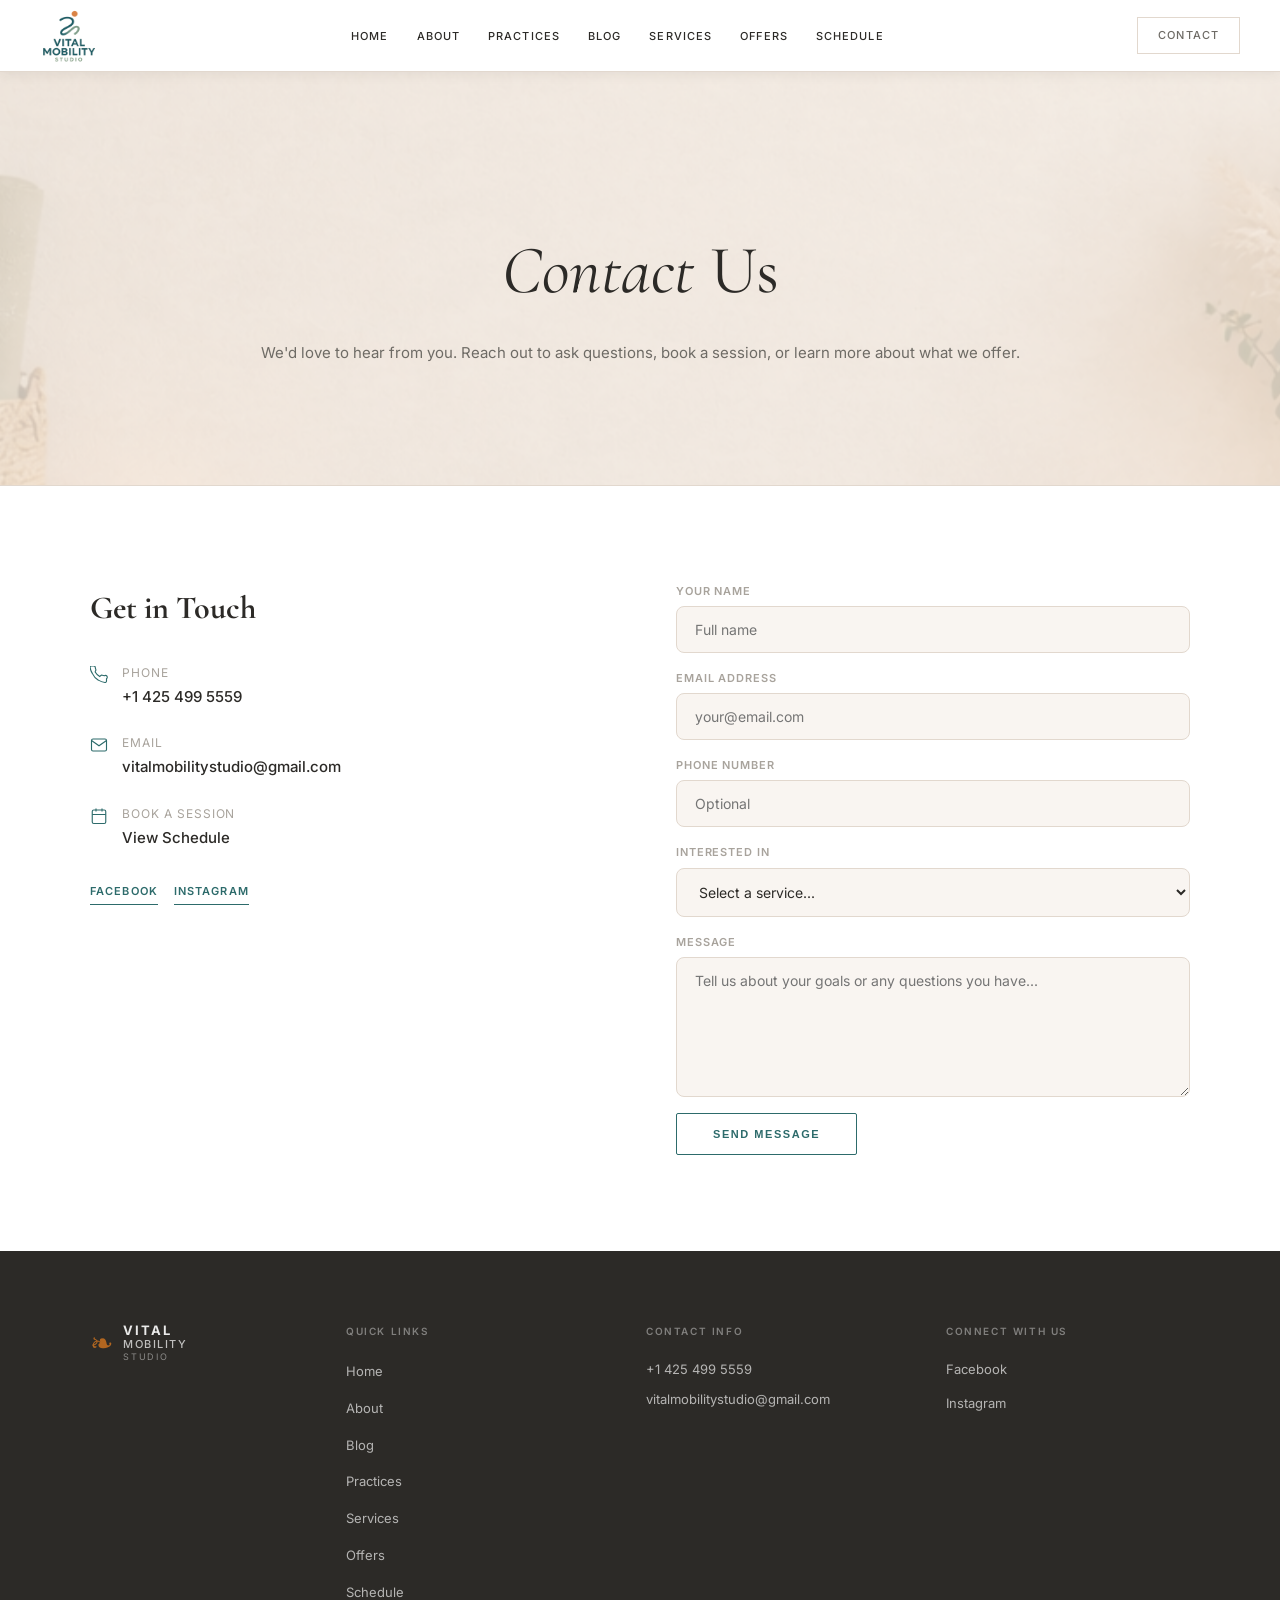
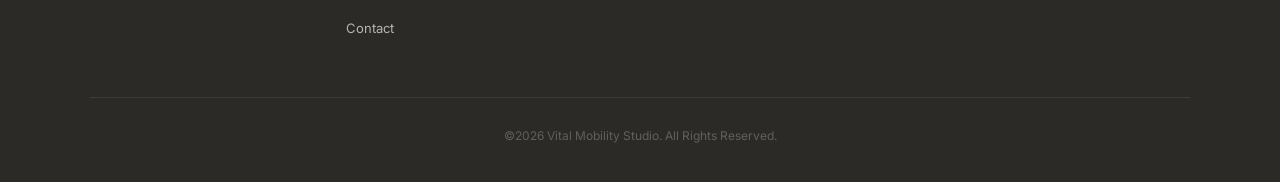
<file: contact.html>
<!DOCTYPE html>
<html lang="en">
<head>
  <meta charset="UTF-8">
  <meta name="viewport" content="width=device-width, initial-scale=1.0">
  <title>Contact — Vital Mobility Studio</title>
  <link rel="stylesheet" href="css/style.css">
</head>
<body>

<nav class="site-nav">
  <a href="index.html" class="nav-logo">
    <img src="assets/logo.png" alt="Vital Mobility Studio" class="nav-logo-img">
  </a>
  <ul class="nav-links">
    <li><a href="index.html">Home</a></li>
    <li><a href="about.html">About</a></li>
    <li><a href="practices.html">Practices</a></li>
    <li><a href="blog.html">Blog</a></li>
    <li><a href="services.html">Services</a></li>
    <li><a href="offers.html">Offers</a></li>
    <li><a href="schedule.html">Schedule</a></li>
  </ul>
  <a href="contact.html" class="nav-contact-btn active">Contact</a>
  <button class="nav-toggle" aria-label="Menu"><span></span><span></span><span></span></button>
</nav>
<div class="mobile-menu">
  <ul><li><a href="index.html">Home</a></li><li><a href="about.html">About</a></li><li><a href="practices.html">Practices</a></li><li><a href="blog.html">Blog</a></li><li><a href="services.html">Services</a></li><li><a href="offers.html">Offers</a></li><li><a href="schedule.html">Schedule</a></li><li><a href="contact.html">Contact</a></li></ul>
</div>

<main>

  <section class="page-hero">
    <div class="hero-bg" style="background-image:url('assets/hero-bg.png');"></div>
    <h1><span class="serif-italic">Contact</span> Us</h1>
    <p>We'd love to hear from you. Reach out to ask questions, book a session, or learn more about what we offer.</p>
  </section>

  <!-- Contact content -->
  <section class="bg-white">
    <div class="container">
      <div class="contact-grid">

        <!-- Info -->
        <div class="contact-info">
          <h3>Get in Touch</h3>

          <div class="contact-detail">
            <svg viewBox="0 0 24 24" fill="none" stroke="currentColor" stroke-width="1.5"><path d="M22 16.92v3a2 2 0 01-2.18 2 19.79 19.79 0 01-8.63-3.07A19.5 19.5 0 013.07 9.81 19.79 19.79 0 01.01 1.18 2 2 0 012 0h3a2 2 0 012 1.72c.127.96.361 1.903.7 2.81a2 2 0 01-.45 2.11L6.91 7.91a16 16 0 006.06 6.06l1.27-1.27a2 2 0 012.11-.45c.907.339 1.85.573 2.81.7A2 2 0 0122 16.92z"/></svg>
            <div class="contact-detail-text">
              <p>Phone</p>
              <a href="tel:+14254995559">+1 425 499 5559</a>
            </div>
          </div>

          <div class="contact-detail">
            <svg viewBox="0 0 24 24" fill="none" stroke="currentColor" stroke-width="1.5"><path d="M4 4h16c1.1 0 2 .9 2 2v12c0 1.1-.9 2-2 2H4c-1.1 0-2-.9-2-2V6c0-1.1.9-2 2-2z"/><polyline points="22,6 12,13 2,6"/></svg>
            <div class="contact-detail-text">
              <p>Email</p>
              <a href="mailto:vitalmobilitystudio@gmail.com">vitalmobilitystudio@gmail.com</a>
            </div>
          </div>

          <div class="contact-detail">
            <svg viewBox="0 0 24 24" fill="none" stroke="currentColor" stroke-width="1.5"><rect x="3" y="4" width="18" height="18" rx="2"/><path d="M16 2v4M8 2v4M3 10h18"/></svg>
            <div class="contact-detail-text">
              <p>Book a Session</p>
              <a href="schedule.html">View Schedule</a>
            </div>
          </div>

          <div class="contact-social">
            <a href="#">Facebook</a>
            <a href="#">Instagram</a>
          </div>
        </div>

        <!-- Form -->
        <div>
          <form class="contact-form" onsubmit="handleSubmit(event)">
            <div class="form-group">
              <label for="name">Your Name</label>
              <input type="text" id="name" name="name" placeholder="Full name" required>
            </div>
            <div class="form-group">
              <label for="email">Email Address</label>
              <input type="email" id="email" name="email" placeholder="your@email.com" required>
            </div>
            <div class="form-group">
              <label for="phone">Phone Number</label>
              <input type="tel" id="phone" name="phone" placeholder="Optional">
            </div>
            <div class="form-group">
              <label for="service">Interested In</label>
              <select id="service" name="service">
                <option value="">Select a service...</option>
                <option>First Session — $70</option>
                <option>Manual Sessions</option>
                <option>One-on-One Practices</option>
                <option>Small Group Classes</option>
                <option>Full Size Group Class</option>
                <option>Private Group Practices</option>
                <option>Simple Sessions Pack</option>
                <option>Complex Session Pack</option>
                <option>Program Pack</option>
                <option>Monthly Membership</option>
                <option>General Inquiry</option>
              </select>
            </div>
            <div class="form-group">
              <label for="message">Message</label>
              <textarea id="message" name="message" placeholder="Tell us about your goals or any questions you have..."></textarea>
            </div>
            <button type="submit" class="btn btn-teal" style="align-self:flex-start;">Send Message</button>
            <div id="form-success" style="display:none;padding:16px;background:#e8f5f0;color:#2d6b6b;font-size:14px;border:1px solid #b8ddd4;">
              Thank you for reaching out. We'll be in touch shortly.
            </div>
          </form>
        </div>
      </div>
    </div>
  </section>

</main>

<footer class="site-footer">
  <div class="footer-grid">
    <div class="footer-logo">
      <div class="footer-logo-name">
        <span class="footer-logo-mark">&#x2767;</span>
        <div>
          <div class="footer-brand-vital">VITAL</div>
          <div class="footer-brand-mobility">MOBILITY</div>
          <div class="footer-brand-studio">STUDIO</div>
        </div>
      </div>
    </div>
    <div class="footer-col"><h4>Quick Links</h4><ul><li><a href="index.html">Home</a></li><li><a href="about.html">About</a></li><li><a href="blog.html">Blog</a></li><li><a href="practices.html">Practices</a></li><li><a href="services.html">Services</a></li><li><a href="offers.html">Offers</a></li><li><a href="schedule.html">Schedule</a></li><li><a href="contact.html">Contact</a></li></ul></div>
    <div class="footer-col"><h4>Contact Info</h4><p><a href="tel:+14254995559">+1 425 499 5559</a></p><p style="margin-top:8px;"><a href="mailto:vitalmobilitystudio@gmail.com">vitalmobilitystudio@gmail.com</a></p></div>
    <div class="footer-col"><h4>Connect With Us</h4><div class="social-links"><a href="#">Facebook</a><a href="#">Instagram</a></div></div>
  </div>
  <div class="footer-bottom">&copy;2026 Vital Mobility Studio. All Rights Reserved.</div>
</footer>

<script src="js/main.js"></script>
<script>
function handleSubmit(e) {
  e.preventDefault();
  document.getElementById('form-success').style.display = 'block';
  e.target.reset();
}
</script>
</body>
</html>
</file>
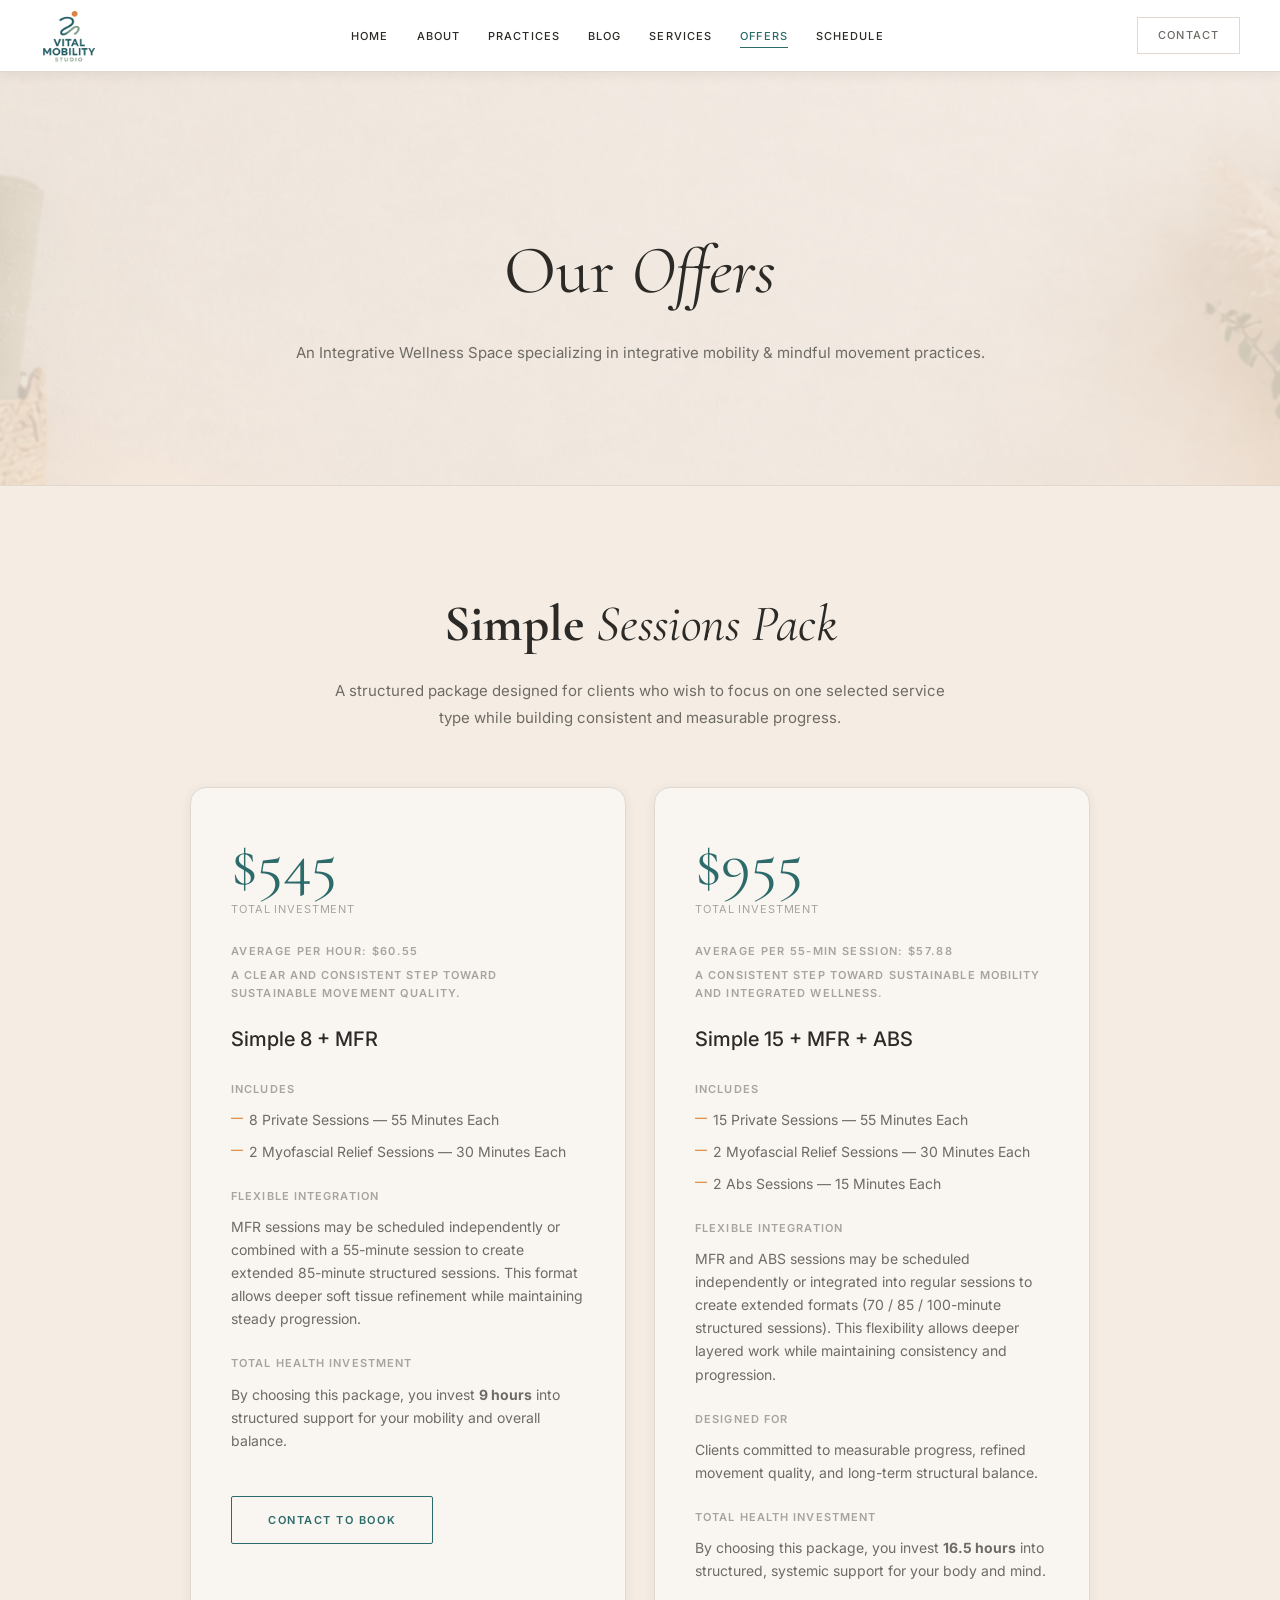
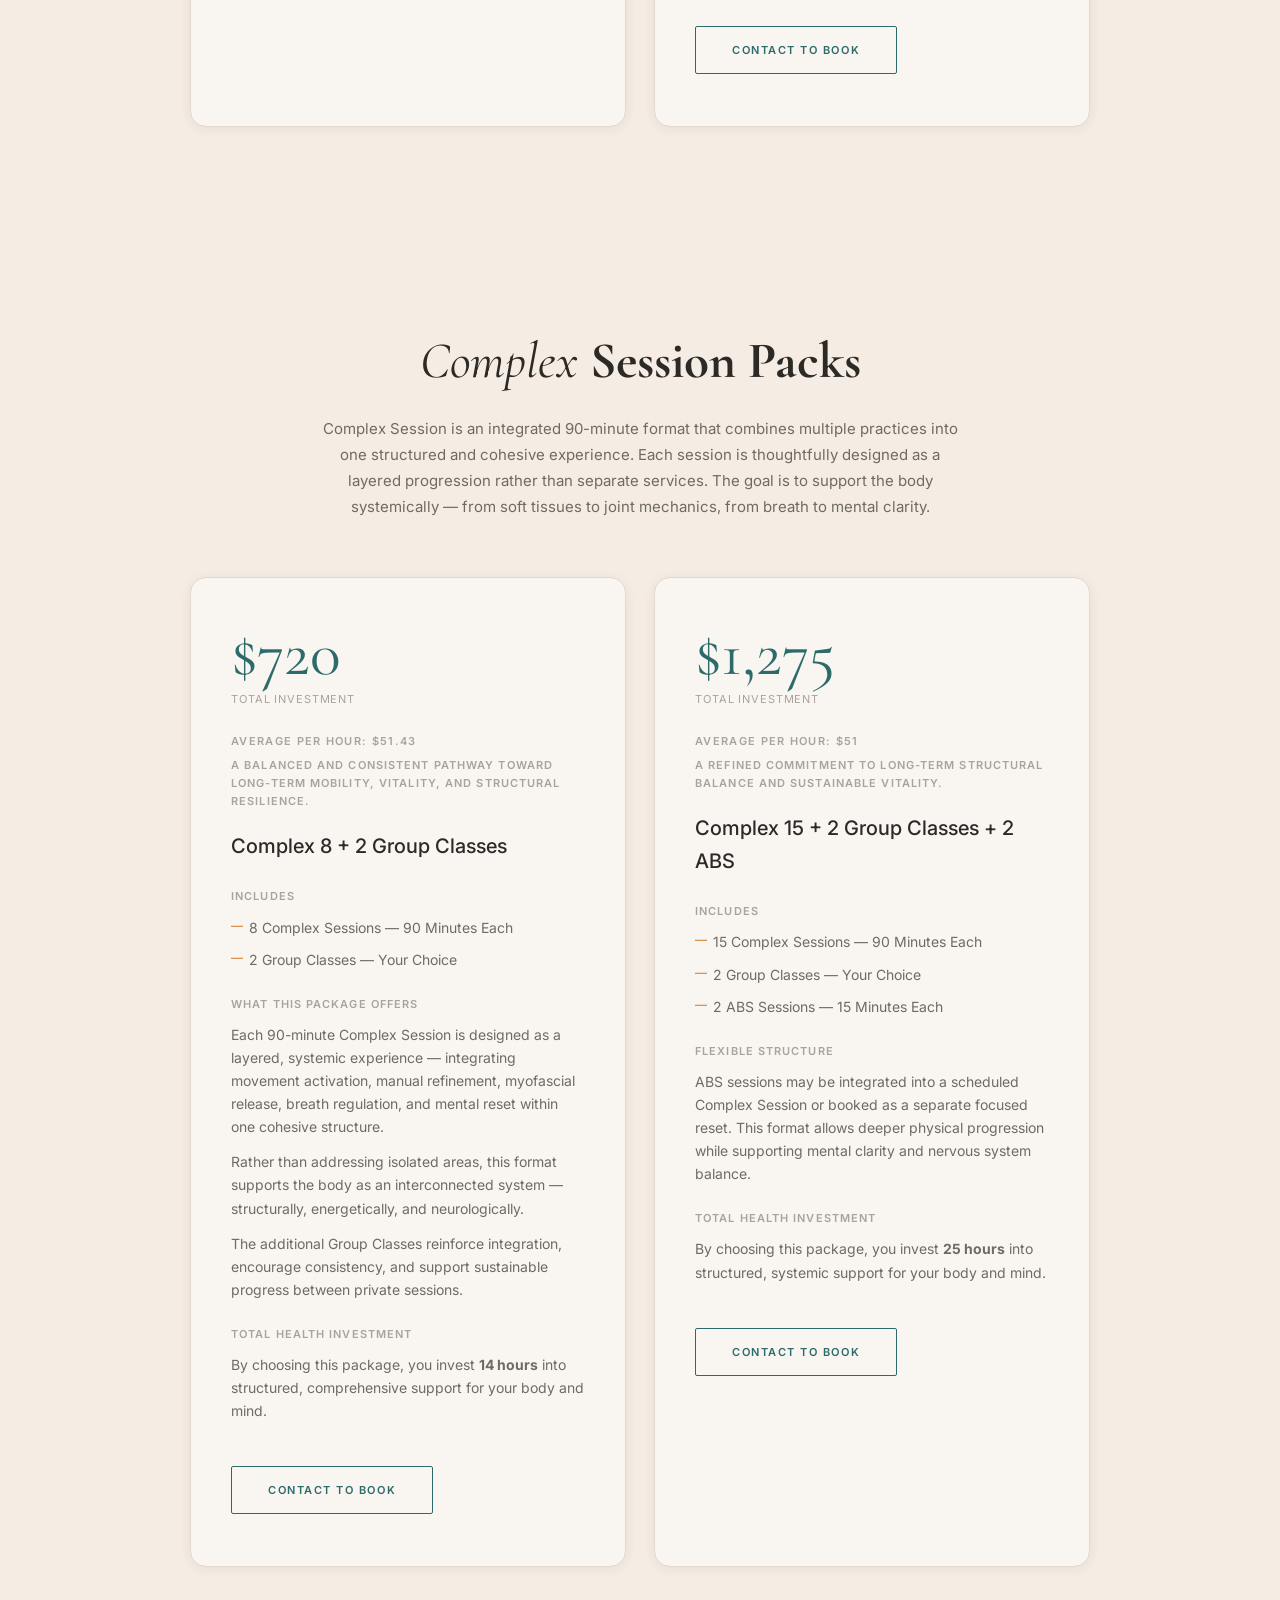
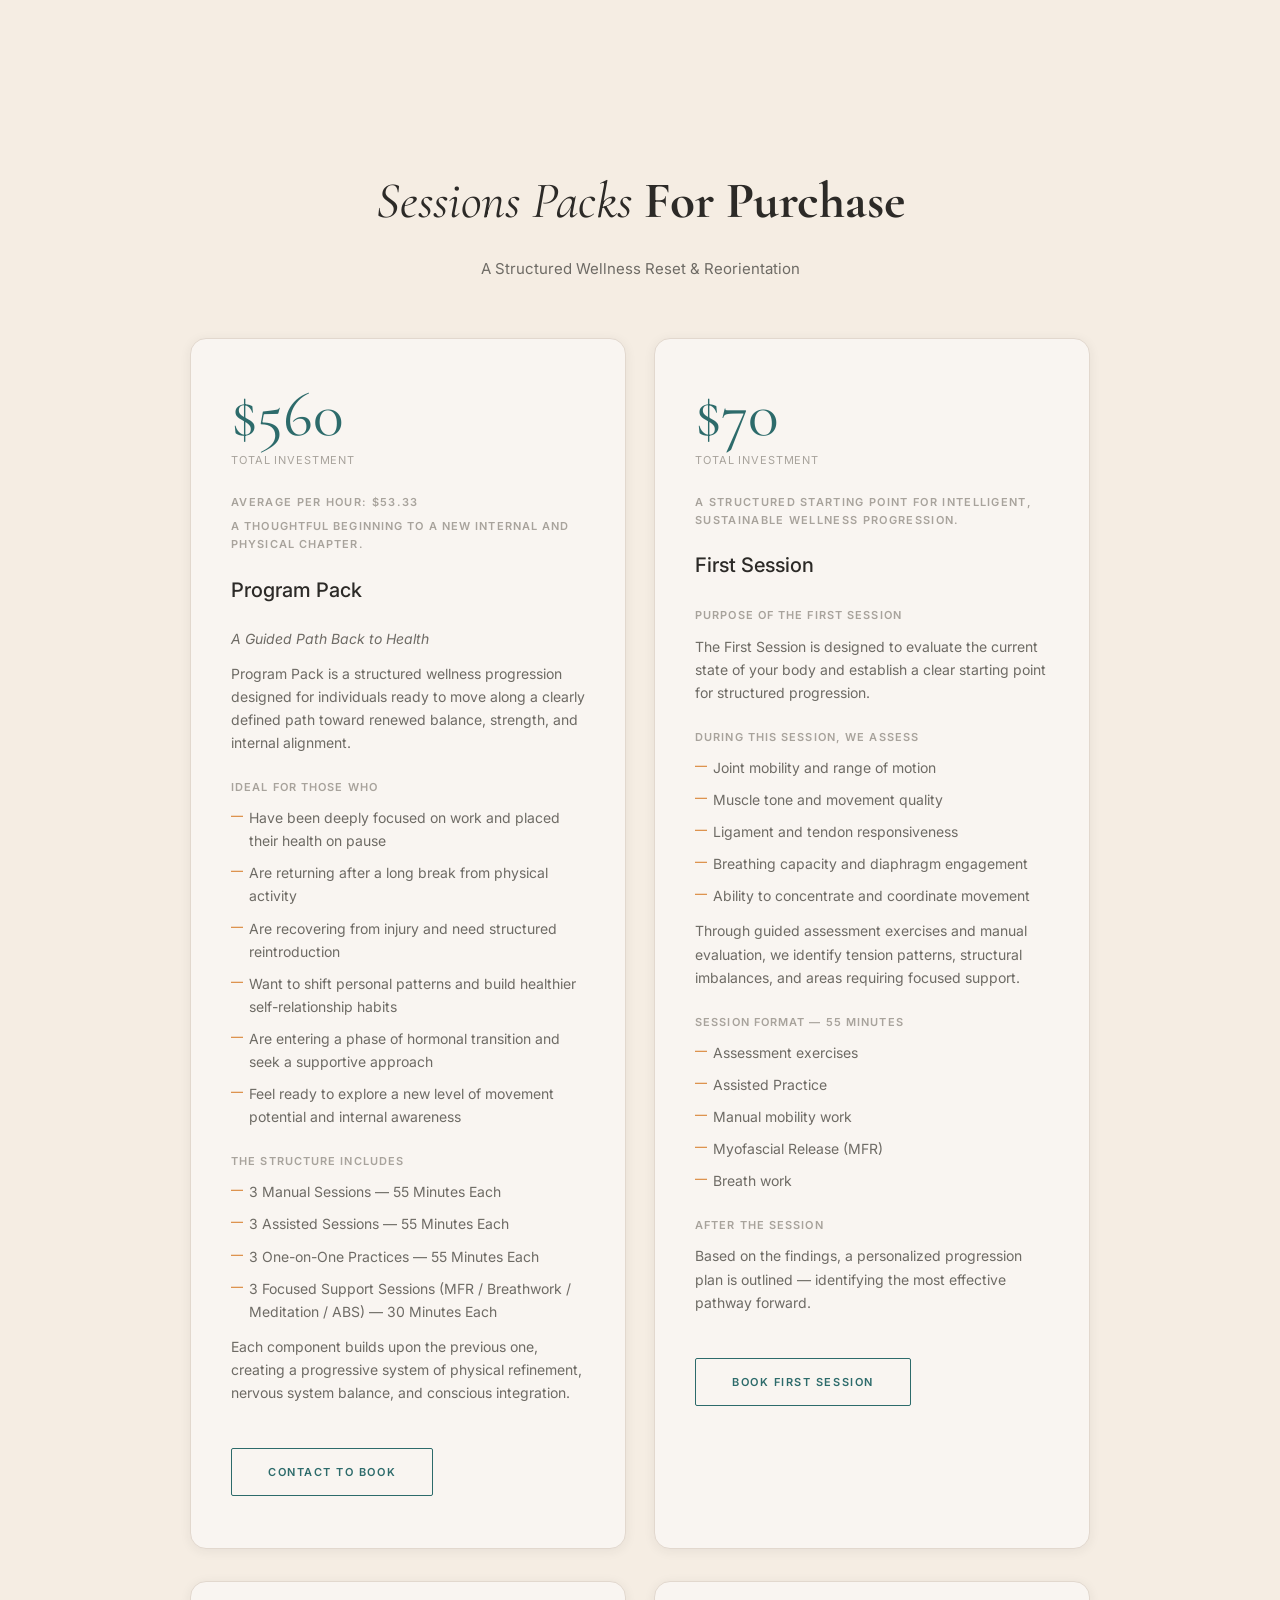
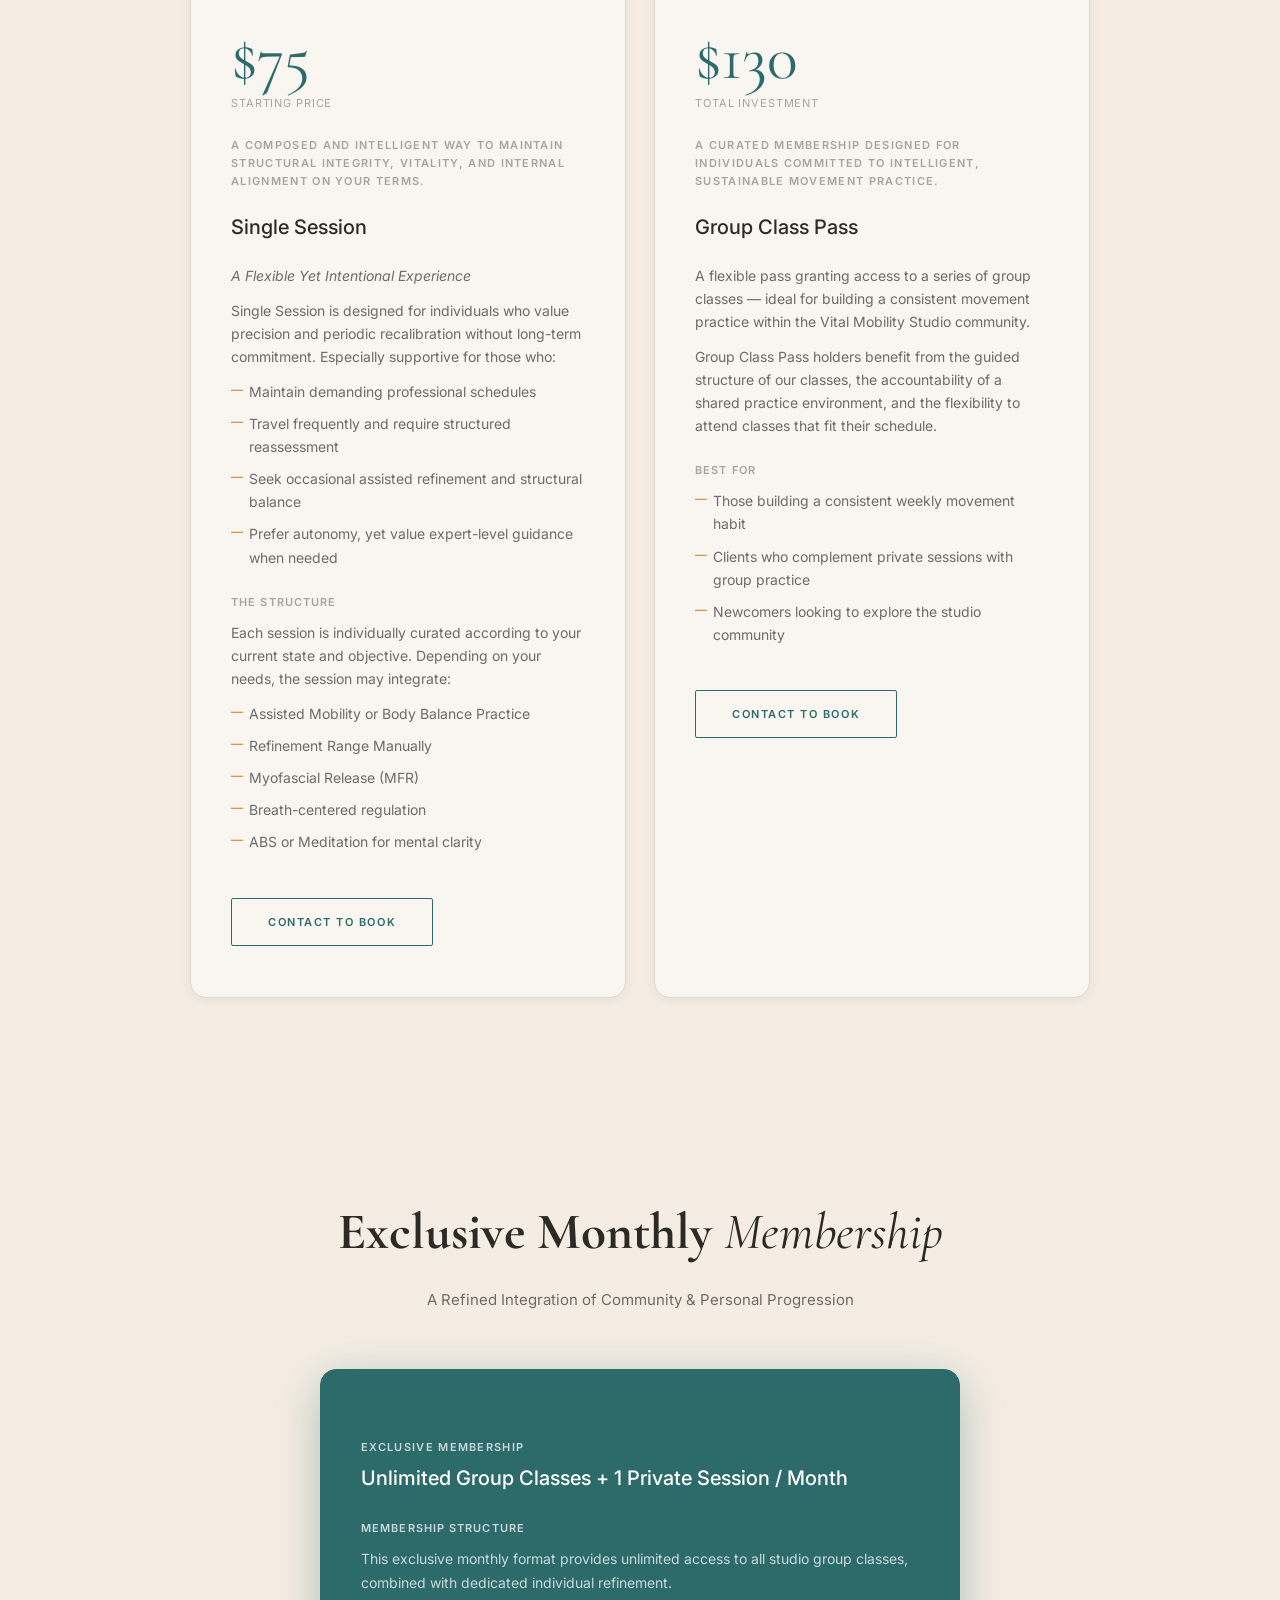
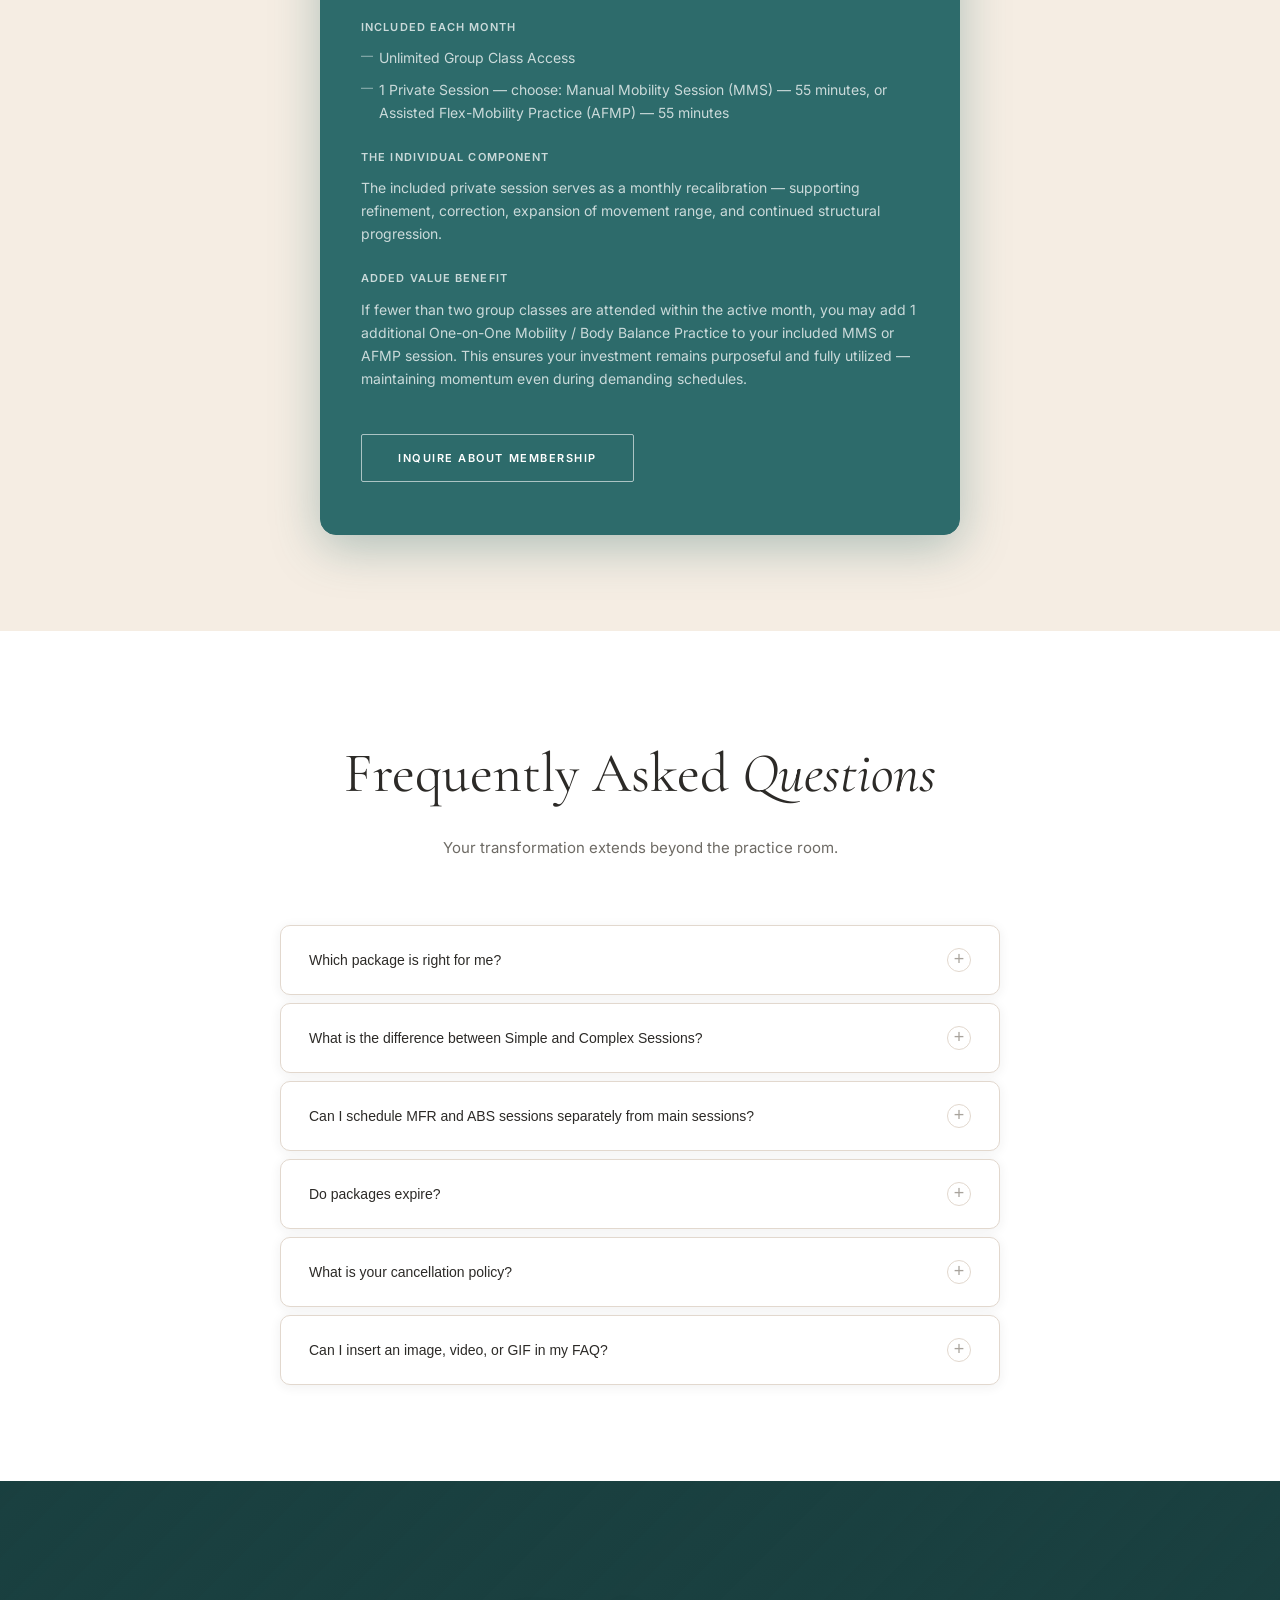
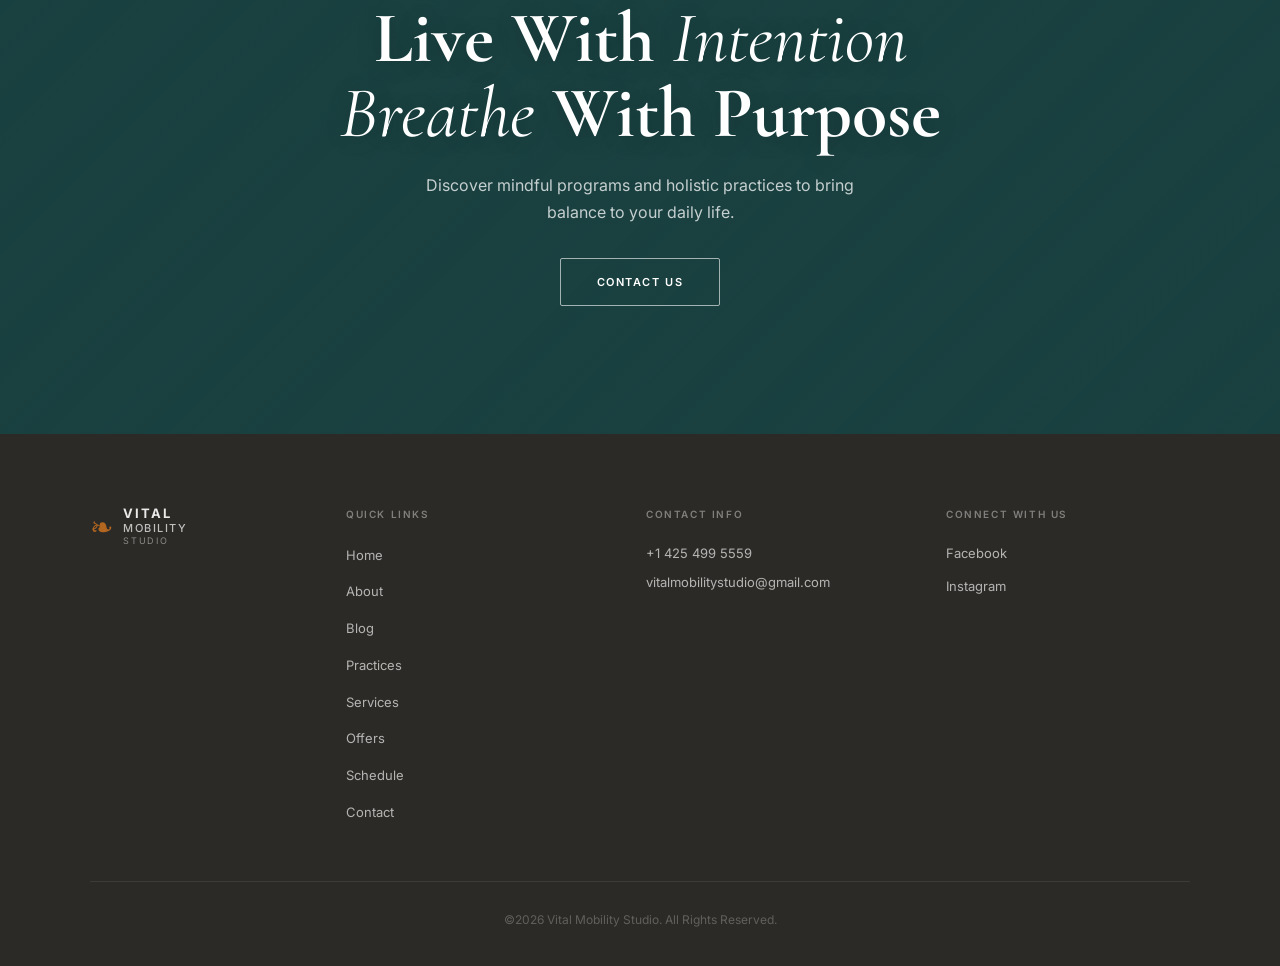
<file: offers.html>
<!DOCTYPE html>
<html lang="en">
<head>
  <meta charset="UTF-8">
  <meta name="viewport" content="width=device-width, initial-scale=1.0">
  <title>Offers &amp; Pricing — Vital Mobility Studio</title>
  <link rel="stylesheet" href="css/style.css">
</head>
<body>

<nav class="site-nav">
  <a href="index.html" class="nav-logo">
    <img src="assets/logo.png" alt="Vital Mobility Studio" class="nav-logo-img">
  </a>
  <ul class="nav-links">
    <li><a href="index.html">Home</a></li>
    <li><a href="about.html">About</a></li>
    <li><a href="practices.html">Practices</a></li>
    <li><a href="blog.html">Blog</a></li>
    <li><a href="services.html">Services</a></li>
    <li><a href="offers.html" class="active">Offers</a></li>
    <li><a href="schedule.html">Schedule</a></li>
  </ul>
  <a href="contact.html" class="nav-contact-btn">Contact</a>
  <button class="nav-toggle" aria-label="Menu"><span></span><span></span><span></span></button>
</nav>
<div class="mobile-menu">
  <ul>
    <li><a href="index.html">Home</a></li><li><a href="about.html">About</a></li><li><a href="practices.html">Practices</a></li><li><a href="blog.html">Blog</a></li><li><a href="services.html">Services</a></li><li><a href="offers.html">Offers</a></li><li><a href="schedule.html">Schedule</a></li><li><a href="contact.html">Contact</a></li>
  </ul>
</div>

<main>

  <!-- Page Hero -->
  <section class="page-hero">
    <div class="hero-bg" style="background-image:url('assets/hero-bg.png');"></div>
    <h1>Our <span class="serif-italic">Offers</span></h1>
    <p>An Integrative Wellness Space specializing in integrative mobility &amp; mindful movement practices.</p>
  </section>

  <!-- Simple Sessions Pack -->
  <section class="pack-section bg-white">
    <div class="container">
      <h2>Simple <span class="serif-italic">Sessions Pack</span></h2>
      <p class="pack-desc">A structured package designed for clients who wish to focus on one selected service type while building consistent and measurable progress.</p>

      <div class="pricing-grid">
        <!-- Simple 8 -->
        <div class="pricing-card">
          <div class="price-amount">$545</div>
          <div class="price-note">Total Investment</div>
          <div class="pricing-label">Average per hour: $60.55</div>
          <p style="font-size:11px;font-weight:600;letter-spacing:0.1em;text-transform:uppercase;color:var(--text-muted);margin-bottom:20px;">A clear and consistent step toward sustainable movement quality.</p>
          <h3>Simple 8 + MFR</h3>
          <div class="section-head">Includes</div>
          <ul>
            <li>8 Private Sessions — 55 Minutes Each</li>
            <li>2 Myofascial Relief Sessions — 30 Minutes Each</li>
          </ul>
          <div class="section-head">Flexible Integration</div>
          <p>MFR sessions may be scheduled independently or combined with a 55-minute session to create extended 85-minute structured sessions. This format allows deeper soft tissue refinement while maintaining steady progression.</p>
          <div class="section-head">Total Health Investment</div>
          <p>By choosing this package, you invest <strong>9 hours</strong> into structured support for your mobility and overall balance.</p>
          <a href="contact.html" class="btn btn-teal mt-btn">Contact to Book</a>
        </div>

        <!-- Simple 15 -->
        <div class="pricing-card">
          <div class="price-amount">$955</div>
          <div class="price-note">Total Investment</div>
          <div class="pricing-label">Average per 55-min session: $57.88</div>
          <p style="font-size:11px;font-weight:600;letter-spacing:0.1em;text-transform:uppercase;color:var(--text-muted);margin-bottom:20px;">A consistent step toward sustainable mobility and integrated wellness.</p>
          <h3>Simple 15 + MFR + ABS</h3>
          <div class="section-head">Includes</div>
          <ul>
            <li>15 Private Sessions — 55 Minutes Each</li>
            <li>2 Myofascial Relief Sessions — 30 Minutes Each</li>
            <li>2 Abs Sessions — 15 Minutes Each</li>
          </ul>
          <div class="section-head">Flexible Integration</div>
          <p>MFR and ABS sessions may be scheduled independently or integrated into regular sessions to create extended formats (70 / 85 / 100-minute structured sessions). This flexibility allows deeper layered work while maintaining consistency and progression.</p>
          <div class="section-head">Designed For</div>
          <p>Clients committed to measurable progress, refined movement quality, and long-term structural balance.</p>
          <div class="section-head">Total Health Investment</div>
          <p>By choosing this package, you invest <strong>16.5 hours</strong> into structured, systemic support for your body and mind.</p>
          <a href="contact.html" class="btn btn-teal mt-btn">Contact to Book</a>
        </div>
      </div>
    </div>
  </section>

  <!-- Complex Session Packs -->
  <section class="pack-section bg-warm">
    <div class="container">
      <h2><span class="serif-italic">Complex</span> Session Packs</h2>
      <p class="pack-desc">Complex Session is an integrated 90-minute format that combines multiple practices into one structured and cohesive experience. Each session is thoughtfully designed as a layered progression rather than separate services. The goal is to support the body systemically — from soft tissues to joint mechanics, from breath to mental clarity.</p>

      <div class="pricing-grid">
        <!-- Complex 8 -->
        <div class="pricing-card">
          <div class="price-amount">$720</div>
          <div class="price-note">Total Investment</div>
          <div class="pricing-label">Average per hour: $51.43</div>
          <p style="font-size:11px;font-weight:600;letter-spacing:0.1em;text-transform:uppercase;color:var(--text-muted);margin-bottom:20px;">A balanced and consistent pathway toward long-term mobility, vitality, and structural resilience.</p>
          <h3>Complex 8 + 2 Group Classes</h3>
          <div class="section-head">Includes</div>
          <ul>
            <li>8 Complex Sessions — 90 Minutes Each</li>
            <li>2 Group Classes — Your Choice</li>
          </ul>
          <div class="section-head">What This Package Offers</div>
          <p>Each 90-minute Complex Session is designed as a layered, systemic experience — integrating movement activation, manual refinement, myofascial release, breath regulation, and mental reset within one cohesive structure.</p>
          <p>Rather than addressing isolated areas, this format supports the body as an interconnected system — structurally, energetically, and neurologically.</p>
          <p>The additional Group Classes reinforce integration, encourage consistency, and support sustainable progress between private sessions.</p>
          <div class="section-head">Total Health Investment</div>
          <p>By choosing this package, you invest <strong>14 hours</strong> into structured, comprehensive support for your body and mind.</p>
          <a href="contact.html" class="btn btn-teal mt-btn">Contact to Book</a>
        </div>

        <!-- Complex 15 -->
        <div class="pricing-card">
          <div class="price-amount">$1,275</div>
          <div class="price-note">Total Investment</div>
          <div class="pricing-label">Average per hour: $51</div>
          <p style="font-size:11px;font-weight:600;letter-spacing:0.1em;text-transform:uppercase;color:var(--text-muted);margin-bottom:20px;">A refined commitment to long-term structural balance and sustainable vitality.</p>
          <h3>Complex 15 + 2 Group Classes + 2 ABS</h3>
          <div class="section-head">Includes</div>
          <ul>
            <li>15 Complex Sessions — 90 Minutes Each</li>
            <li>2 Group Classes — Your Choice</li>
            <li>2 ABS Sessions — 15 Minutes Each</li>
          </ul>
          <div class="section-head">Flexible Structure</div>
          <p>ABS sessions may be integrated into a scheduled Complex Session or booked as a separate focused reset. This format allows deeper physical progression while supporting mental clarity and nervous system balance.</p>
          <div class="section-head">Total Health Investment</div>
          <p>By choosing this package, you invest <strong>25 hours</strong> into structured, systemic support for your body and mind.</p>
          <a href="contact.html" class="btn btn-teal mt-btn">Contact to Book</a>
        </div>
      </div>
    </div>
  </section>

  <!-- Sessions Packs For Purchase -->
  <section class="pack-section bg-white">
    <div class="container">
      <h2><span class="serif-italic">Sessions Packs</span> For Purchase</h2>
      <p class="pack-desc">A Structured Wellness Reset &amp; Reorientation</p>

      <div class="pricing-grid">
        <!-- Program Pack -->
        <div class="pricing-card">
          <div class="price-amount">$560</div>
          <div class="price-note">Total Investment</div>
          <div class="pricing-label">Average per hour: $53.33</div>
          <p style="font-size:11px;font-weight:600;letter-spacing:0.1em;text-transform:uppercase;color:var(--text-muted);margin-bottom:20px;">A thoughtful beginning to a new internal and physical chapter.</p>
          <h3>Program Pack</h3>
          <p><em>A Guided Path Back to Health</em></p>
          <p>Program Pack is a structured wellness progression designed for individuals ready to move along a clearly defined path toward renewed balance, strength, and internal alignment.</p>
          <div class="section-head">Ideal For Those Who</div>
          <ul>
            <li>Have been deeply focused on work and placed their health on pause</li>
            <li>Are returning after a long break from physical activity</li>
            <li>Are recovering from injury and need structured reintroduction</li>
            <li>Want to shift personal patterns and build healthier self-relationship habits</li>
            <li>Are entering a phase of hormonal transition and seek a supportive approach</li>
            <li>Feel ready to explore a new level of movement potential and internal awareness</li>
          </ul>
          <div class="section-head">The Structure Includes</div>
          <ul>
            <li>3 Manual Sessions — 55 Minutes Each</li>
            <li>3 Assisted Sessions — 55 Minutes Each</li>
            <li>3 One-on-One Practices — 55 Minutes Each</li>
            <li>3 Focused Support Sessions (MFR / Breathwork / Meditation / ABS) — 30 Minutes Each</li>
          </ul>
          <p>Each component builds upon the previous one, creating a progressive system of physical refinement, nervous system balance, and conscious integration.</p>
          <a href="contact.html" class="btn btn-teal mt-btn">Contact to Book</a>
        </div>

        <!-- First Session -->
        <div class="pricing-card">
          <div class="price-amount">$70</div>
          <div class="price-note">Total Investment</div>
          <div class="pricing-label" style="margin-bottom:20px;">A structured starting point for intelligent, sustainable wellness progression.</div>
          <h3>First Session</h3>
          <div class="section-head">Purpose of the First Session</div>
          <p>The First Session is designed to evaluate the current state of your body and establish a clear starting point for structured progression.</p>
          <div class="section-head">During This Session, We Assess</div>
          <ul>
            <li>Joint mobility and range of motion</li>
            <li>Muscle tone and movement quality</li>
            <li>Ligament and tendon responsiveness</li>
            <li>Breathing capacity and diaphragm engagement</li>
            <li>Ability to concentrate and coordinate movement</li>
          </ul>
          <p>Through guided assessment exercises and manual evaluation, we identify tension patterns, structural imbalances, and areas requiring focused support.</p>
          <div class="section-head">Session Format — 55 Minutes</div>
          <ul>
            <li>Assessment exercises</li>
            <li>Assisted Practice</li>
            <li>Manual mobility work</li>
            <li>Myofascial Release (MFR)</li>
            <li>Breath work</li>
          </ul>
          <div class="section-head">After the Session</div>
          <p>Based on the findings, a personalized progression plan is outlined — identifying the most effective pathway forward.</p>
          <a href="contact.html" class="btn btn-teal mt-btn">Book First Session</a>
        </div>
      </div>

      <!-- Single Session + Group Class Pass -->
      <div class="pricing-grid" style="margin-top:32px;">
        <!-- Single Session -->
        <div class="pricing-card">
          <div class="price-amount">$75</div>
          <div class="price-note">Starting Price</div>
          <div class="pricing-label" style="margin-bottom:20px;">A composed and intelligent way to maintain structural integrity, vitality, and internal alignment on your terms.</div>
          <h3>Single Session</h3>
          <p><em>A Flexible Yet Intentional Experience</em></p>
          <p>Single Session is designed for individuals who value precision and periodic recalibration without long-term commitment. Especially supportive for those who:</p>
          <ul>
            <li>Maintain demanding professional schedules</li>
            <li>Travel frequently and require structured reassessment</li>
            <li>Seek occasional assisted refinement and structural balance</li>
            <li>Prefer autonomy, yet value expert-level guidance when needed</li>
          </ul>
          <div class="section-head">The Structure</div>
          <p>Each session is individually curated according to your current state and objective. Depending on your needs, the session may integrate:</p>
          <ul>
            <li>Assisted Mobility or Body Balance Practice</li>
            <li>Refinement Range Manually</li>
            <li>Myofascial Release (MFR)</li>
            <li>Breath-centered regulation</li>
            <li>ABS or Meditation for mental clarity</li>
          </ul>
          <a href="contact.html" class="btn btn-teal mt-btn">Contact to Book</a>
        </div>

        <!-- Group Class Pass -->
        <div class="pricing-card">
          <div class="price-amount">$130</div>
          <div class="price-note">Total Investment</div>
          <div class="pricing-label" style="margin-bottom:20px;">A curated membership designed for individuals committed to intelligent, sustainable movement practice.</div>
          <h3>Group Class Pass</h3>
          <p>A flexible pass granting access to a series of group classes — ideal for building a consistent movement practice within the Vital Mobility Studio community.</p>
          <p>Group Class Pass holders benefit from the guided structure of our classes, the accountability of a shared practice environment, and the flexibility to attend classes that fit their schedule.</p>
          <div class="section-head">Best For</div>
          <ul>
            <li>Those building a consistent weekly movement habit</li>
            <li>Clients who complement private sessions with group practice</li>
            <li>Newcomers looking to explore the studio community</li>
          </ul>
          <a href="contact.html" class="btn btn-teal mt-btn">Contact to Book</a>
        </div>
      </div>
    </div>
  </section>

  <!-- Monthly Membership -->
  <section class="pack-section bg-warm">
    <div class="container">
      <h2>Exclusive Monthly <span class="serif-italic">Membership</span></h2>
      <p class="pack-desc">A Refined Integration of Community &amp; Personal Progression</p>

      <div class="pricing-single">
        <div class="pricing-card featured">
          <div class="pricing-label">Exclusive Membership</div>
          <h3>Unlimited Group Classes + 1 Private Session / Month</h3>
          <div class="section-head">Membership Structure</div>
          <p>This exclusive monthly format provides unlimited access to all studio group classes, combined with dedicated individual refinement.</p>
          <div class="section-head">Included Each Month</div>
          <ul>
            <li>Unlimited Group Class Access</li>
            <li>1 Private Session — choose: Manual Mobility Session (MMS) — 55 minutes, or Assisted Flex-Mobility Practice (AFMP) — 55 minutes</li>
          </ul>
          <div class="section-head">The Individual Component</div>
          <p>The included private session serves as a monthly recalibration — supporting refinement, correction, expansion of movement range, and continued structural progression.</p>
          <div class="section-head">Added Value Benefit</div>
          <p>If fewer than two group classes are attended within the active month, you may add 1 additional One-on-One Mobility / Body Balance Practice to your included MMS or AFMP session. This ensures your investment remains purposeful and fully utilized — maintaining momentum even during demanding schedules.</p>
          <a href="contact.html" class="btn btn-white mt-btn">Inquire About Membership</a>
        </div>
      </div>
    </div>
  </section>

  <!-- FAQ -->
  <section class="bg-white">
    <div class="container">
      <div class="section-title">
        <h2>Frequently Asked <span class="serif-italic">Questions</span></h2>
      </div>
      <p class="section-subtitle">Your transformation extends beyond the practice room.</p>
      <div class="faq-list">
        <div class="faq-item">
          <button class="faq-question">Which package is right for me? <span class="faq-icon">+</span></button>
          <div class="faq-answer">We recommend starting with a First Session ($70). Your guide will assess your body and goals, then recommend the most effective package for your specific progression path.</div>
        </div>
        <div class="faq-item">
          <button class="faq-question">What is the difference between Simple and Complex Sessions? <span class="faq-icon">+</span></button>
          <div class="faq-answer">Simple Sessions focus on one selected service type (e.g., private sessions with MFR add-ons). Complex Sessions are integrated 90-minute formats that combine movement activation, manual refinement, myofascial release, and breath regulation in one structured experience.</div>
        </div>
        <div class="faq-item">
          <button class="faq-question">Can I schedule MFR and ABS sessions separately from main sessions? <span class="faq-icon">+</span></button>
          <div class="faq-answer">Yes. In both Simple and Complex packs, MFR and ABS sessions can be scheduled independently or integrated with your main sessions to create extended formats (70, 85, or 100 minutes).</div>
        </div>
        <div class="faq-item">
          <button class="faq-question">Do packages expire? <span class="faq-icon">+</span></button>
          <div class="faq-answer">Please contact us to discuss package terms and scheduling timelines. We work with clients to find a progression pace that supports lasting results without unnecessary pressure.</div>
        </div>
        <div class="faq-item">
          <button class="faq-question">What is your cancellation policy? <span class="faq-icon">+</span></button>
          <div class="faq-answer">We ask for at least 24 hours notice for cancellations. Contact us at vitalmobilitystudio@gmail.com or +1 425 499 5559.</div>
        </div>
        <div class="faq-item">
          <button class="faq-question">Can I insert an image, video, or GIF in my FAQ? <span class="faq-icon">+</span></button>
          <div class="faq-answer">For questions not answered here, please reach out directly — we're happy to walk you through any of our services or package options in detail.</div>
        </div>
      </div>
    </div>
  </section>

  <!-- CTA -->
  <div class="cta-banner">
    <div class="cta-banner-bg" style="background-image:url('https://images.unsplash.com/photo-1544367567-0f2fcb009e0b?auto=format&fit=crop&w=1600&q=80');"></div>
    <div class="cta-banner-content">
      <h2>Live With <span class="serif-italic">Intention</span><br><span class="serif-italic">Breathe</span> With Purpose</h2>
      <p>Discover mindful programs and holistic practices to bring balance to your daily life.</p>
      <a href="contact.html" class="btn btn-white mt-btn">Contact Us</a>
    </div>
  </div>

</main>

<footer class="site-footer">
  <div class="footer-grid">
    <div class="footer-logo">
      <div class="footer-logo-name">
        <span class="footer-logo-mark">&#x2767;</span>
        <div>
          <div class="footer-brand-vital">VITAL</div>
          <div class="footer-brand-mobility">MOBILITY</div>
          <div class="footer-brand-studio">STUDIO</div>
        </div>
      </div>
    </div>
    <div class="footer-col">
      <h4>Quick Links</h4>
      <ul><li><a href="index.html">Home</a></li><li><a href="about.html">About</a></li><li><a href="blog.html">Blog</a></li><li><a href="practices.html">Practices</a></li><li><a href="services.html">Services</a></li><li><a href="offers.html">Offers</a></li><li><a href="schedule.html">Schedule</a></li><li><a href="contact.html">Contact</a></li></ul>
    </div>
    <div class="footer-col">
      <h4>Contact Info</h4>
      <p><a href="tel:+14254995559">+1 425 499 5559</a></p>
      <p style="margin-top:8px;"><a href="mailto:vitalmobilitystudio@gmail.com">vitalmobilitystudio@gmail.com</a></p>
    </div>
    <div class="footer-col">
      <h4>Connect With Us</h4>
      <div class="social-links"><a href="#">Facebook</a><a href="#">Instagram</a></div>
    </div>
  </div>
  <div class="footer-bottom">&copy;2026 Vital Mobility Studio. All Rights Reserved.</div>
</footer>

<script src="js/main.js"></script>
</body>
</html>
</file>
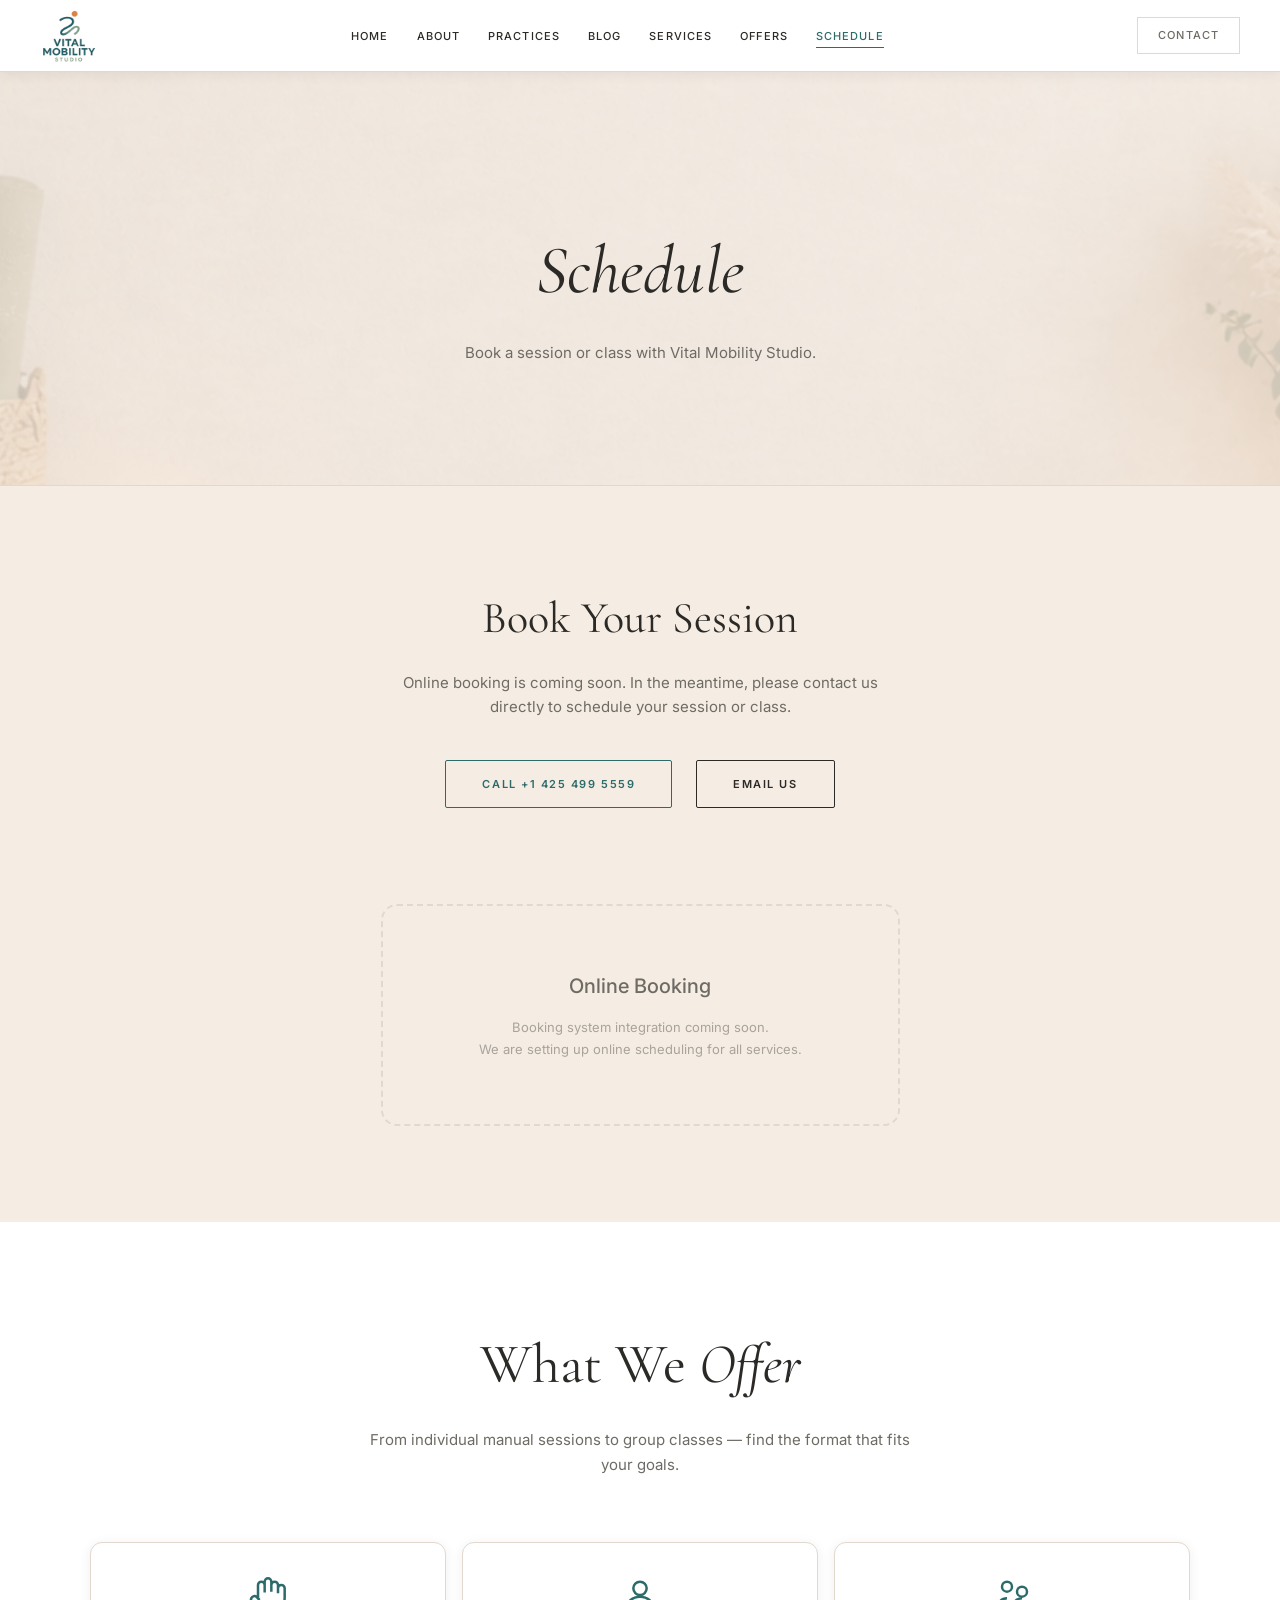
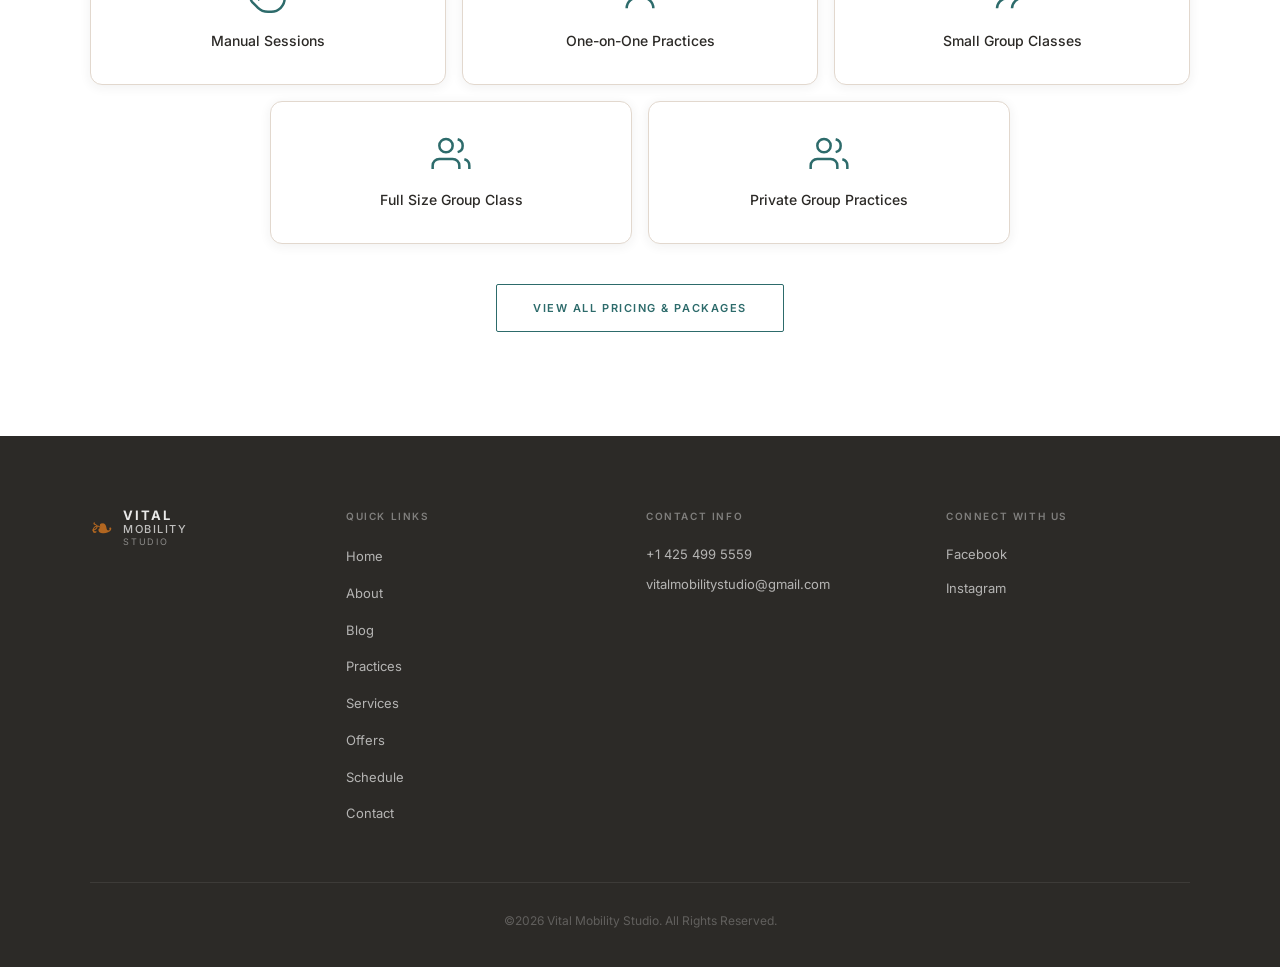
<file: schedule.html>
<!DOCTYPE html>
<html lang="en">
<head>
  <meta charset="UTF-8">
  <meta name="viewport" content="width=device-width, initial-scale=1.0">
  <title>Schedule — Vital Mobility Studio</title>
  <link rel="stylesheet" href="css/style.css">
</head>
<body>

<nav class="site-nav">
  <a href="index.html" class="nav-logo">
    <img src="assets/logo.png" alt="Vital Mobility Studio" class="nav-logo-img">
  </a>
  <ul class="nav-links">
    <li><a href="index.html">Home</a></li>
    <li><a href="about.html">About</a></li>
    <li><a href="practices.html">Practices</a></li>
    <li><a href="blog.html">Blog</a></li>
    <li><a href="services.html">Services</a></li>
    <li><a href="offers.html">Offers</a></li>
    <li><a href="schedule.html" class="active">Schedule</a></li>
  </ul>
  <a href="contact.html" class="nav-contact-btn">Contact</a>
  <button class="nav-toggle" aria-label="Menu"><span></span><span></span><span></span></button>
</nav>
<div class="mobile-menu">
  <ul><li><a href="index.html">Home</a></li><li><a href="about.html">About</a></li><li><a href="practices.html">Practices</a></li><li><a href="blog.html">Blog</a></li><li><a href="services.html">Services</a></li><li><a href="offers.html">Offers</a></li><li><a href="schedule.html">Schedule</a></li><li><a href="contact.html">Contact</a></li></ul>
</div>

<main>

  <section class="page-hero">
    <div class="hero-bg" style="background-image:url('assets/hero-bg.png');"></div>
    <h1><span class="serif-italic">Schedule</span></h1>
    <p>Book a session or class with Vital Mobility Studio.</p>
  </section>

  <!-- Booking stub -->
  <section class="schedule-stub">
    <div class="container" style="text-align:center;">
      <h2 style="font-family:'Cormorant Garamond',serif;font-size:clamp(28px,4vw,44px);font-weight:400;margin-bottom:16px;">Book Your Session</h2>
      <p style="color:var(--text-light);max-width:480px;margin:0 auto 40px;">Online booking is coming soon. In the meantime, please contact us directly to schedule your session or class.</p>

      <div style="display:flex;gap:24px;justify-content:center;flex-wrap:wrap;margin-bottom:48px;">
        <a href="tel:+14254995559" class="btn btn-teal">Call +1 425 499 5559</a>
        <a href="mailto:vitalmobilitystudio@gmail.com" class="btn btn-dark">Email Us</a>
      </div>

      <div class="booking-placeholder">
        <h3>Online Booking</h3>
        <p>Booking system integration coming soon.<br>We are setting up online scheduling for all services.</p>
      </div>
    </div>
  </section>

  <!-- Services reminder -->
  <section class="bg-white">
    <div class="container">
      <div class="section-title">
        <h2>What We <span class="serif-italic">Offer</span></h2>
      </div>
      <p class="section-subtitle">From individual manual sessions to group classes — find the format that fits your goals.</p>

      <div class="services-overview">
        <a href="services.html#manual" class="service-card">
          <svg viewBox="0 0 24 24" fill="none" stroke="currentColor" stroke-width="1.5"><path d="M18 11V6a2 2 0 00-2-2h0a2 2 0 00-2 2v4M14 10V4a2 2 0 00-2-2h0a2 2 0 00-2 2v2M10 10.5V6a2 2 0 00-2-2h0a2 2 0 00-2 2v8M18 8a2 2 0 114 0v6a8 8 0 01-8 8h-2c-2.8 0-4.5-.86-5.99-2.34l-3.6-3.6a2 2 0 012.83-2.82L7 15"/></svg>
          <h3>Manual Sessions</h3>
        </a>
        <a href="services.html#oneonone" class="service-card">
          <svg viewBox="0 0 24 24" fill="none" stroke="currentColor" stroke-width="1.5"><circle cx="12" cy="8" r="4"/><path d="M4 20c0-4 3.6-7 8-7s8 3 8 7"/></svg>
          <h3>One-on-One Practices</h3>
        </a>
        <a href="services.html#smallgroup" class="service-card">
          <svg viewBox="0 0 24 24" fill="none" stroke="currentColor" stroke-width="1.5"><circle cx="9" cy="7" r="3"/><path d="M3 20c0-3.3 2.7-6 6-6"/><circle cx="18" cy="10" r="3"/><path d="M12 20c0-3.3 2.7-6 6-6"/></svg>
          <h3>Small Group Classes</h3>
        </a>
      </div>
      <div class="services-row2">
        <a href="services.html#fullgroup" class="service-card">
          <svg viewBox="0 0 24 24" fill="none" stroke="currentColor" stroke-width="1.5"><path d="M17 21v-2a4 4 0 00-4-4H5a4 4 0 00-4 4v2"/><circle cx="9" cy="7" r="4"/><path d="M23 21v-2a4 4 0 00-3-3.87M16 3.13a4 4 0 010 7.75"/></svg>
          <h3>Full Size Group Class</h3>
        </a>
        <a href="services.html#privategroup" class="service-card">
          <svg viewBox="0 0 24 24" fill="none" stroke="currentColor" stroke-width="1.5"><path d="M17 21v-2a4 4 0 00-4-4H5a4 4 0 00-4 4v2"/><circle cx="9" cy="7" r="4"/><path d="M23 21v-2a4 4 0 00-3-3.87M16 3.13a4 4 0 010 7.75"/></svg>
          <h3>Private Group Practices</h3>
        </a>
      </div>

      <div style="text-align:center;margin-top:40px;">
        <a href="offers.html" class="btn btn-teal">View All Pricing &amp; Packages</a>
      </div>
    </div>
  </section>

</main>

<footer class="site-footer">
  <div class="footer-grid">
    <div class="footer-logo">
      <div class="footer-logo-name">
        <span class="footer-logo-mark">&#x2767;</span>
        <div>
          <div class="footer-brand-vital">VITAL</div>
          <div class="footer-brand-mobility">MOBILITY</div>
          <div class="footer-brand-studio">STUDIO</div>
        </div>
      </div>
    </div>
    <div class="footer-col"><h4>Quick Links</h4><ul><li><a href="index.html">Home</a></li><li><a href="about.html">About</a></li><li><a href="blog.html">Blog</a></li><li><a href="practices.html">Practices</a></li><li><a href="services.html">Services</a></li><li><a href="offers.html">Offers</a></li><li><a href="schedule.html">Schedule</a></li><li><a href="contact.html">Contact</a></li></ul></div>
    <div class="footer-col"><h4>Contact Info</h4><p><a href="tel:+14254995559">+1 425 499 5559</a></p><p style="margin-top:8px;"><a href="mailto:vitalmobilitystudio@gmail.com">vitalmobilitystudio@gmail.com</a></p></div>
    <div class="footer-col"><h4>Connect With Us</h4><div class="social-links"><a href="#">Facebook</a><a href="#">Instagram</a></div></div>
  </div>
  <div class="footer-bottom">&copy;2026 Vital Mobility Studio. All Rights Reserved.</div>
</footer>

<script src="js/main.js"></script>
</body>
</html>
</file>
<file: css/style.css>
@import url('https://fonts.googleapis.com/css2?family=Cormorant+Garamond:ital,wght@0,400;0,500;0,600;1,400;1,500;1,600&family=Inter:wght@300;400;500;600&display=swap');

/* ── Variables ──────────────────────────────────────── */
:root {
  --bg:         #f5ede3;
  --bg-white:   #ffffff;
  --teal:       #2d6b6b;
  --teal-dark:  #1a4040;
  --orange:     #d4761f;
  --text:       #2c2a27;
  --text-light: #6e6b65;
  --text-muted: #a8a39c;
  --border:     #e2d8ce;
  --card-bg:    #f9f5f1;
  --max-w:      1100px;
  --shadow-sm:  0 2px 12px rgba(44,42,39,0.07);
  --shadow-md:  0 8px 32px rgba(44,42,39,0.12);
  --shadow-lg:  0 20px 60px rgba(44,42,39,0.16);
  --ease:       cubic-bezier(0.25, 0.46, 0.45, 0.94);
}

/* ── Reset ──────────────────────────────────────────── */
*, *::before, *::after { margin: 0; padding: 0; box-sizing: border-box; }
html { scroll-behavior: smooth; }
body { font-family: 'Inter', sans-serif; color: var(--text); background: var(--bg-white); line-height: 1.65; font-size: 15px; }
img { max-width: 100%; height: auto; display: block; }
a { color: inherit; text-decoration: none; }

/* ── Typography ─────────────────────────────────────── */
.serif        { font-family: 'Cormorant Garamond', serif; font-weight: 400; }
.serif-italic { font-family: 'Cormorant Garamond', serif; font-style: italic; font-weight: 400; }

/* ── Scroll animation ───────────────────────────────── */
@keyframes fadeUp {
  from { opacity: 0; transform: translateY(32px); }
  to   { opacity: 1; transform: translateY(0); }
}
.fade-up {
  opacity: 0;
  transform: translateY(32px);
  transition: opacity 0.7s var(--ease), transform 0.7s var(--ease);
}
.fade-up.visible {
  opacity: 1;
  transform: translateY(0);
}

/* ── Navigation ─────────────────────────────────────── */
.site-nav {
  position: fixed;
  top: 0; left: 0; right: 0;
  z-index: 1000;
  padding: 0 40px;
  height: 72px;
  display: flex;
  align-items: center;
  justify-content: space-between;
  background: rgba(255,255,255,0.97);
  backdrop-filter: blur(16px);
  border-bottom: 1px solid var(--border);
  box-shadow: var(--shadow-sm);
}

.nav-logo {
  display: flex;
  align-items: center;
  gap: 10px;
  flex-shrink: 0;
}
.nav-logo svg { width: 44px; height: 52px; }
.nav-logo-img {
  height: 56px;
  width: auto;
  object-fit: contain;
  display: block;
}


.nav-links {
  display: flex;
  align-items: center;
  gap: 28px;
  list-style: none;
}
.nav-links a {
  font-size: 11px;
  font-weight: 500;
  letter-spacing: 0.1em;
  text-transform: uppercase;
  color: var(--text);
  transition: color 0.3s, border-color 0.3s;
  padding: 4px 0;
  border-bottom: 1px solid transparent;
}
.nav-links a:hover,
.nav-links a.active { color: var(--teal); border-bottom-color: var(--teal); }

.nav-contact-btn {
  font-size: 11px;
  font-weight: 500;
  letter-spacing: 0.1em;
  text-transform: uppercase;
  color: var(--text-light);
  padding: 8px 20px;
  border: 1px solid var(--border);
  transition: all 0.25s;
}
.nav-contact-btn:hover { border-color: var(--teal); color: var(--teal); }

.nav-toggle {
  display: none;
  flex-direction: column;
  gap: 5px;
  cursor: pointer;
  padding: 4px;
  background: none;
  border: none;
}
.nav-toggle span { display: block; width: 22px; height: 2px; background: var(--text); transition: all 0.3s; }

.mobile-menu {
  display: none;
  position: fixed;
  top: 72px; left: 0; right: 0;
  background: white;
  border-bottom: 1px solid var(--border);
  padding: 24px 32px;
  z-index: 999;
  box-shadow: var(--shadow-md);
}
.mobile-menu.open { display: block; }
.mobile-menu ul { list-style: none; display: flex; flex-direction: column; gap: 16px; }
.mobile-menu a { font-size: 13px; font-weight: 500; letter-spacing: 0.1em; text-transform: uppercase; color: var(--text); }

/* ── Page shell ─────────────────────────────────────── */
main { padding-top: 72px; }
.hero-page main { padding-top: 0; } /* heroes start at very top */

/* ── Hero ───────────────────────────────────────────── */
.hero {
  min-height: 90vh;
  display: flex;
  flex-direction: column;
  align-items: center;
  justify-content: center;
  text-align: center;
  padding: 80px 40px 72px;
  position: relative;
  overflow: hidden;
  background: var(--bg);
}
.hero-bg {
  position: absolute;
  inset: -20%;
  background-size: cover;
  background-position: center;
  opacity: 0.38;
  will-change: transform;
}
/* Soft vignette to keep text readable without losing the image */
.hero::after {
  content: '';
  position: absolute;
  inset: 0;
  background: radial-gradient(ellipse at center, rgba(245,237,227,0.15) 0%, rgba(245,237,227,0.55) 100%);
  z-index: 0;
}
.hero-content {
  position: relative;
  z-index: 1;
  max-width: 760px;
}
.hero h1 {
  font-family: 'Cormorant Garamond', serif;
  font-size: clamp(46px, 7vw, 88px);
  line-height: 1.05;
  font-weight: 400;
  color: var(--text);
}
.hero-sub {
  font-size: 15px;
  color: var(--text-light);
  margin-top: 20px;
  max-width: 480px;
  margin-left: auto;
  margin-right: auto;
  letter-spacing: 0.01em;
}

/* ── Page hero (interior) ───────────────────────────── */
.page-hero {
  min-height: 46vh;
  display: flex;
  flex-direction: column;
  align-items: center;
  justify-content: center;
  text-align: center;
  padding: 80px 40px 56px;
  position: relative;
  overflow: hidden;
  background: var(--bg);
  border-bottom: 1px solid var(--border);
}
.page-hero > * { position: relative; z-index: 1; }
.page-hero h1 {
  font-family: 'Cormorant Garamond', serif;
  font-size: clamp(40px, 6vw, 68px);
  font-weight: 400;
  color: var(--text);
}
.page-hero > p {
  color: var(--text-light);
  margin-top: 14px;
  font-size: 15px;
}
.page-hero .hero-bg {
  position: absolute;
  inset: -20%;
  background-size: cover;
  background-position: center;
  opacity: 0.22;
  will-change: transform;
  z-index: 0;
}

/* ── Nav grid (hero quick links) ────────────────────── */
.nav-grid {
  display: grid;
  grid-template-columns: repeat(3, 1fr);
  gap: 10px;
  max-width: 680px;
  margin: 36px auto;
}
.nav-grid a {
  display: flex;
  flex-direction: column;
  align-items: center;
  gap: 12px;
  padding: 22px 16px;
  background: white;
  border: 1px solid var(--border);
  border-radius: 8px;
  transition: border-color 0.25s, box-shadow 0.25s, transform 0.25s;
  box-shadow: var(--shadow-sm);
}
.nav-grid a:hover {
  border-color: var(--teal);
  box-shadow: var(--shadow-md);
  transform: translateY(-2px);
}
.nav-grid svg { width: 32px; height: 32px; color: var(--teal); }
.nav-grid span { font-size: 11px; font-weight: 500; letter-spacing: 0.08em; text-transform: uppercase; color: var(--text); }

/* ── Sections ───────────────────────────────────────── */
section { padding: 96px 40px; }
.container { max-width: var(--max-w); margin: 0 auto; }

.section-title { text-align: center; margin-bottom: 16px; }
.section-title h2 {
  font-family: 'Cormorant Garamond', serif;
  font-size: clamp(34px, 4.5vw, 56px);
  font-weight: 400;
}
.section-subtitle {
  text-align: center;
  color: var(--text-light);
  max-width: 540px;
  margin: 0 auto 64px;
  font-size: 15px;
  line-height: 1.7;
}

/* ── Stats bar ──────────────────────────────────────── */
.stats-bar {
  background: var(--teal-dark);
  padding: 64px 40px;
}
.stats-grid {
  display: flex;
  justify-content: center;
  gap: 100px;
  flex-wrap: wrap;
  max-width: var(--max-w);
  margin: 0 auto;
}
.stat { text-align: center; }
.stat-num {
  font-family: 'Cormorant Garamond', serif;
  font-size: 72px;
  color: white;
  line-height: 1;
  letter-spacing: -0.02em;
}
.stat-label {
  font-size: 11px;
  font-weight: 500;
  letter-spacing: 0.14em;
  text-transform: uppercase;
  color: rgba(255,255,255,0.5);
  margin-top: 10px;
}

/* ── Split content block ────────────────────────────── */
.split {
  display: grid;
  grid-template-columns: 1fr 1fr;
  gap: 72px;
  align-items: center;
}
.split.reverse { direction: rtl; }
.split.reverse > * { direction: ltr; }
.split-img {
  border-radius: 12px;
  overflow: hidden;
  aspect-ratio: 4/3;
  box-shadow: var(--shadow-lg);
  position: relative;
}
.split-img::after {
  content: '';
  position: absolute;
  inset: 0;
  background: linear-gradient(135deg, rgba(45,107,107,0.1) 0%, transparent 60%);
  pointer-events: none;
}
.split-img img {
  width: 100%;
  height: 100%;
  object-fit: cover;
  transition: transform 0.8s var(--ease);
}
.split:hover .split-img img { transform: scale(1.04); }
.split-text h2 {
  font-family: 'Cormorant Garamond', serif;
  font-size: clamp(30px, 3.5vw, 46px);
  font-weight: 400;
  line-height: 1.15;
  margin-bottom: 24px;
}
.split-text p { color: var(--text-light); margin-bottom: 14px; line-height: 1.75; }

/* ── Service cards ──────────────────────────────────── */
.services-overview {
  display: grid;
  grid-template-columns: repeat(3, 1fr);
  gap: 16px;
  margin-bottom: 16px;
}
.services-row2 {
  display: grid;
  grid-template-columns: 1fr 1fr;
  gap: 16px;
  max-width: 740px;
  margin: 0 auto;
}
.service-card {
  display: flex;
  flex-direction: column;
  align-items: center;
  gap: 14px;
  padding: 32px 20px;
  background: white;
  border: 1px solid var(--border);
  border-radius: 12px;
  text-align: center;
  transition: border-color 0.25s, box-shadow 0.25s, transform 0.25s;
  box-shadow: var(--shadow-sm);
}
.service-card:hover {
  border-color: var(--teal);
  box-shadow: var(--shadow-md);
  transform: translateY(-4px);
}
.service-card svg { width: 40px; height: 40px; color: var(--teal); }
.service-card h3 { font-size: 14px; font-weight: 500; }

/* ── Pricing cards ──────────────────────────────────── */
.pricing-grid {
  display: grid;
  grid-template-columns: 1fr 1fr;
  gap: 28px;
  max-width: 900px;
  margin: 0 auto;
}
.pricing-card {
  background: var(--card-bg);
  border: 1px solid var(--border);
  border-radius: 16px;
  padding: 44px 40px;
  transition: box-shadow 0.3s, transform 0.3s;
  box-shadow: var(--shadow-sm);
}
.pricing-card:hover {
  box-shadow: var(--shadow-md);
  transform: translateY(-4px);
}
.pricing-card.featured {
  background: var(--teal);
  color: white;
  border-color: var(--teal);
  box-shadow: 0 12px 48px rgba(45,107,107,0.35);
}
.pricing-card.featured:hover {
  box-shadow: 0 20px 60px rgba(45,107,107,0.45);
}
.pricing-card.featured .price-note,
.pricing-card.featured .pricing-label,
.pricing-card.featured p,
.pricing-card.featured li,
.pricing-card.featured .section-head { color: rgba(255,255,255,0.75); }

.price-amount {
  font-family: 'Cormorant Garamond', serif;
  font-size: 64px;
  font-weight: 400;
  line-height: 1;
  color: var(--teal);
}
.pricing-card.featured .price-amount { color: white; }
.price-note { font-size: 11px; color: var(--text-muted); letter-spacing: 0.08em; text-transform: uppercase; margin-top: 4px; }
.pricing-label { font-size: 11px; font-weight: 600; letter-spacing: 0.12em; text-transform: uppercase; color: var(--text-muted); margin-bottom: 6px; margin-top: 24px; }
.pricing-card h3 { font-size: 20px; font-weight: 500; margin-bottom: 20px; }
.pricing-card p { font-size: 14px; color: var(--text-light); margin-bottom: 12px; line-height: 1.65; }
.pricing-card ul { list-style: none; display: flex; flex-direction: column; gap: 9px; margin-bottom: 12px; }
.pricing-card li { font-size: 14px; color: var(--text-light); padding-left: 18px; position: relative; }
.pricing-card li::before { content: '—'; position: absolute; left: 0; color: var(--orange); font-size: 12px; }
.pricing-card.featured li::before { color: rgba(255,255,255,0.5); }
.section-head { font-size: 11px; font-weight: 600; letter-spacing: 0.1em; text-transform: uppercase; color: var(--text-muted); margin-top: 24px; margin-bottom: 10px; }

/* ── Offers pack section ────────────────────────────── */
.pack-section { padding: 96px 40px; }
.pack-section:nth-child(even) { background: var(--bg); }
.pack-section h2 {
  font-family: 'Cormorant Garamond', serif;
  font-size: clamp(32px, 4vw, 52px);
  text-align: center;
  margin-bottom: 12px;
}
.pack-desc { text-align: center; color: var(--text-light); max-width: 640px; margin: 0 auto 56px; line-height: 1.75; }
.pricing-single { max-width: 640px; margin: 0 auto; }

/* ── Process steps ──────────────────────────────────── */
.process-grid { display: grid; grid-template-columns: repeat(3, 1fr); gap: 40px; }
.process-item {
  display: flex;
  gap: 16px;
  align-items: flex-start;
  padding: 28px;
  background: white;
  border-radius: 12px;
  box-shadow: var(--shadow-sm);
  border: 1px solid var(--border);
  transition: box-shadow 0.25s, transform 0.25s;
}
.process-item:hover { box-shadow: var(--shadow-md); transform: translateY(-3px); }
.process-icon { flex-shrink: 0; width: 36px; height: 36px; color: var(--teal); margin-top: 2px; }
.process-text h4 { font-size: 14px; font-weight: 600; margin-bottom: 8px; }
.process-text p { font-size: 13px; color: var(--text-light); line-height: 1.65; }

/* ── Team cards ─────────────────────────────────────── */
.team-grid {
  display: grid;
  grid-template-columns: repeat(2, 1fr);
  gap: 32px;
  max-width: 700px;
  margin: 0 auto;
}
.team-card {
  border-radius: 16px;
  overflow: hidden;
  border: 1px solid var(--border);
  box-shadow: var(--shadow-sm);
  transition: box-shadow 0.3s, transform 0.3s;
}
.team-card:hover { box-shadow: var(--shadow-md); transform: translateY(-4px); }
.team-card-img { aspect-ratio: 3/4; overflow: hidden; position: relative; }
.team-card-img img { width: 100%; height: 100%; object-fit: cover; transition: transform 0.6s var(--ease); }
.team-card:hover .team-card-img img { transform: scale(1.06); }
.team-card-body { padding: 28px; background: white; }
.team-card-body h3 { font-size: 20px; font-weight: 500; margin-bottom: 4px; }
.team-card-body .role { font-size: 11px; color: var(--teal); font-weight: 600; letter-spacing: 0.1em; text-transform: uppercase; margin-bottom: 14px; }
.team-card-body p { font-size: 13px; color: var(--text-light); line-height: 1.7; }

/* ── Testimonials ───────────────────────────────────── */
.testimonials-grid { display: grid; grid-template-columns: repeat(3, 1fr); gap: 24px; }
.testimonial {
  background: white;
  border: 1px solid var(--border);
  border-radius: 16px;
  padding: 36px 28px;
  position: relative;
  box-shadow: var(--shadow-sm);
  transition: box-shadow 0.25s, transform 0.25s;
}
.testimonial:hover { box-shadow: var(--shadow-md); transform: translateY(-3px); }
.testimonial::before {
  content: '\201C';
  font-family: 'Cormorant Garamond', serif;
  font-size: 80px;
  line-height: 1;
  color: var(--teal);
  opacity: 0.15;
  position: absolute;
  top: 12px;
  left: 20px;
}
.testimonial-text {
  font-family: 'Cormorant Garamond', serif;
  font-style: italic;
  font-size: 18px;
  line-height: 1.55;
  color: var(--text);
  margin-bottom: 24px;
  position: relative;
}
.testimonial-stars { color: var(--orange); font-size: 12px; letter-spacing: 3px; margin-bottom: 8px; }
.testimonial-author { font-size: 11px; font-weight: 600; letter-spacing: 0.1em; text-transform: uppercase; color: var(--text-muted); }

/* ── CTA banner ─────────────────────────────────────── */
.cta-banner {
  position: relative;
  background: var(--teal-dark);
  padding: 120px 40px;
  text-align: center;
  overflow: hidden;
}
.cta-banner::after {
  content: '';
  position: absolute;
  inset: 0;
  background: linear-gradient(135deg, rgba(26,64,64,0.7) 0%, rgba(26,64,64,0.4) 50%, rgba(26,64,64,0.75) 100%);
  z-index: 0;
}
.cta-banner-bg {
  position: absolute;
  inset: -20%;
  background-size: cover;
  background-position: center;
  opacity: 0.5;
  will-change: transform;
}
.cta-banner-content { position: relative; z-index: 1; }
.cta-banner h2 {
  font-family: 'Cormorant Garamond', serif;
  font-size: clamp(40px, 6vw, 72px);
  color: white;
  line-height: 1.05;
  text-shadow: 0 2px 24px rgba(0,0,0,0.2);
}
.cta-banner p {
  color: rgba(255,255,255,0.75);
  margin-top: 20px;
  font-size: 16px;
  max-width: 440px;
  margin-left: auto;
  margin-right: auto;
  line-height: 1.7;
}

/* ── Buttons ────────────────────────────────────────── */
.btn {
  display: inline-block;
  padding: 14px 36px;
  font-size: 11px;
  font-weight: 600;
  letter-spacing: 0.14em;
  text-transform: uppercase;
  border: 1px solid currentColor;
  transition: all 0.28s var(--ease);
  cursor: pointer;
  background: none;
  border-radius: 2px;
  position: relative;
  overflow: hidden;
}
.btn::before {
  content: '';
  position: absolute;
  inset: 0;
  background: currentColor;
  opacity: 0;
  transition: opacity 0.28s;
}
.btn:hover::before { opacity: 0.08; }

.btn-teal { color: var(--teal); border-color: var(--teal); }
.btn-teal:hover { background: var(--teal); color: white; }
.btn-teal:hover::before { opacity: 0; }
.btn-white { color: white; border-color: rgba(255,255,255,0.6); }
.btn-white:hover { background: white; color: var(--teal); }
.btn-white:hover::before { opacity: 0; }
.btn-dark { color: var(--text); border-color: var(--text); }
.btn-dark:hover { background: var(--text); color: white; }
.btn-dark:hover::before { opacity: 0; }

.mt-btn { margin-top: 32px; }

/* ── FAQ ────────────────────────────────────────────── */
.faq-list { max-width: 720px; margin: 0 auto; display: flex; flex-direction: column; gap: 8px; }
.faq-item {
  border: 1px solid var(--border);
  border-radius: 10px;
  overflow: hidden;
  background: white;
  box-shadow: var(--shadow-sm);
  transition: box-shadow 0.2s;
}
.faq-item.open { box-shadow: var(--shadow-md); }
.faq-question {
  width: 100%;
  display: flex;
  justify-content: space-between;
  align-items: center;
  padding: 22px 28px;
  font-size: 14px;
  font-weight: 500;
  color: var(--text);
  background: none;
  border: none;
  cursor: pointer;
  text-align: left;
  gap: 16px;
  transition: color 0.2s;
}
.faq-question:hover { color: var(--teal); }
.faq-icon {
  flex-shrink: 0;
  width: 24px;
  height: 24px;
  border-radius: 50%;
  border: 1px solid var(--border);
  display: flex;
  align-items: center;
  justify-content: center;
  font-size: 18px;
  font-weight: 300;
  color: var(--text-muted);
  transition: transform 0.3s var(--ease), background 0.2s, border-color 0.2s;
  line-height: 1;
  padding-bottom: 1px;
}
.faq-item.open .faq-icon {
  transform: rotate(45deg);
  background: var(--teal);
  border-color: var(--teal);
  color: white;
}
.faq-answer {
  max-height: 0;
  overflow: hidden;
  transition: max-height 0.4s var(--ease), padding 0.3s;
  padding: 0 28px;
  font-size: 14px;
  color: var(--text-light);
  line-height: 1.75;
}
.faq-item.open .faq-answer { max-height: 400px; padding-bottom: 24px; }

/* ── Blog cards ─────────────────────────────────────── */
.blog-grid { display: flex; flex-direction: column; gap: 56px; max-width: 840px; margin: 0 auto; }
.blog-card {
  display: grid;
  grid-template-columns: 360px 1fr;
  gap: 48px;
  align-items: start;
  padding-bottom: 56px;
  border-bottom: 1px solid var(--border);
}
.blog-card:last-child { border-bottom: none; padding-bottom: 0; }
.blog-card-img {
  border-radius: 12px;
  overflow: hidden;
  aspect-ratio: 16/10;
  box-shadow: var(--shadow-md);
}
.blog-card-img img { width: 100%; height: 100%; object-fit: cover; transition: transform 0.6s var(--ease); }
.blog-card:hover .blog-card-img img { transform: scale(1.05); }
.blog-meta { display: flex; align-items: center; gap: 10px; margin-bottom: 14px; }
.blog-author-avatar { width: 32px; height: 32px; border-radius: 50%; object-fit: cover; border: 1px solid var(--border); }
.blog-meta-text { font-size: 12px; color: var(--text-muted); }
.blog-card h2 {
  font-family: 'Cormorant Garamond', serif;
  font-size: 28px;
  font-weight: 500;
  line-height: 1.2;
  margin-bottom: 14px;
  transition: color 0.2s;
}
.blog-card:hover h2 { color: var(--teal); }
.blog-card p { font-size: 14px; color: var(--text-light); line-height: 1.7; }
.blog-read-more {
  display: inline-flex;
  align-items: center;
  gap: 6px;
  margin-top: 18px;
  font-size: 11px;
  font-weight: 600;
  letter-spacing: 0.1em;
  text-transform: uppercase;
  color: var(--teal);
  transition: gap 0.2s;
}
.blog-read-more::after { content: '→'; transition: transform 0.2s; }
.blog-card:hover .blog-read-more { gap: 10px; }

/* ── Practices gallery ──────────────────────────────── */
.practices-grid { display: grid; grid-template-columns: 1fr 1fr; gap: 28px; }
.practice-card {
  border-radius: 16px;
  overflow: hidden;
  border: 1px solid var(--border);
  background: white;
  box-shadow: var(--shadow-sm);
  transition: box-shadow 0.3s, transform 0.3s;
}
.practice-card:hover { box-shadow: var(--shadow-md); transform: translateY(-4px); }
.practice-card-img { aspect-ratio: 4/3; overflow: hidden; }
.practice-card-img img { width: 100%; height: 100%; object-fit: cover; transition: transform 0.6s var(--ease); }
.practice-card:hover .practice-card-img img { transform: scale(1.06); }
.practice-card-body { padding: 28px; }
.practice-card-body h3 { font-family: 'Cormorant Garamond', serif; font-size: 26px; font-weight: 400; margin-bottom: 12px; }
.practice-card-body p { font-size: 13px; color: var(--text-light); line-height: 1.7; }

/* ── Contact ────────────────────────────────────────── */
.contact-grid { display: grid; grid-template-columns: 1fr 1fr; gap: 72px; align-items: start; }
.contact-info h3 { font-family: 'Cormorant Garamond', serif; font-size: 32px; margin-bottom: 28px; }
.contact-detail { display: flex; gap: 14px; align-items: flex-start; margin-bottom: 24px; }
.contact-detail svg { flex-shrink: 0; width: 18px; height: 18px; color: var(--teal); margin-top: 3px; }
.contact-detail-text p { font-size: 12px; color: var(--text-muted); text-transform: uppercase; letter-spacing: 0.08em; margin-bottom: 2px; }
.contact-detail-text a { font-size: 15px; font-weight: 500; color: var(--text); transition: color 0.2s; }
.contact-detail-text a:hover { color: var(--teal); }
.contact-social { display: flex; gap: 16px; margin-top: 32px; }
.contact-social a {
  font-size: 11px;
  font-weight: 600;
  letter-spacing: 0.1em;
  text-transform: uppercase;
  color: var(--teal);
  padding-bottom: 3px;
  border-bottom: 1px solid var(--teal);
  transition: opacity 0.2s;
}
.contact-social a:hover { opacity: 0.7; }

.contact-form { display: flex; flex-direction: column; gap: 16px; }
.form-group { display: flex; flex-direction: column; gap: 6px; }
.form-group label { font-size: 11px; font-weight: 600; letter-spacing: 0.08em; text-transform: uppercase; color: var(--text-muted); }
.form-group input,
.form-group textarea,
.form-group select {
  padding: 14px 18px;
  border: 1px solid var(--border);
  border-radius: 8px;
  background: var(--card-bg);
  font-family: 'Inter', sans-serif;
  font-size: 14px;
  color: var(--text);
  transition: border-color 0.2s, box-shadow 0.2s;
  outline: none;
}
.form-group input:focus,
.form-group textarea:focus,
.form-group select:focus {
  border-color: var(--teal);
  box-shadow: 0 0 0 3px rgba(45,107,107,0.1);
}
.form-group textarea { resize: vertical; min-height: 140px; }

/* ── Schedule stub ──────────────────────────────────── */
.schedule-stub { text-align: center; padding: 96px 40px; background: var(--bg); }
.schedule-stub .booking-placeholder {
  display: inline-block;
  margin-top: 48px;
  padding: 64px 96px;
  border: 2px dashed var(--border);
  border-radius: 16px;
  color: var(--text-muted);
  font-size: 13px;
}
.schedule-stub .booking-placeholder h3 { font-size: 20px; font-weight: 500; color: var(--text-light); margin-bottom: 14px; }

/* ── Footer ─────────────────────────────────────────── */
.site-footer { background: var(--text); color: rgba(255,255,255,0.85); padding: 72px 40px 36px; }
.footer-grid {
  display: grid;
  grid-template-columns: 200px 1fr 1fr 1fr;
  gap: 56px;
  max-width: var(--max-w);
  margin: 0 auto;
  padding-bottom: 56px;
  border-bottom: 1px solid rgba(255,255,255,0.08);
}
.footer-logo-name {
  display: flex;
  align-items: center;
  gap: 10px;
}
.footer-logo-mark {
  font-size: 28px;
  color: var(--orange);
  opacity: 0.8;
  line-height: 1;
}
.footer-brand-vital {
  font-size: 13px;
  font-weight: 700;
  letter-spacing: 0.16em;
  color: rgba(255,255,255,0.9);
  line-height: 1.2;
}
.footer-brand-mobility {
  font-size: 11px;
  font-weight: 500;
  letter-spacing: 0.14em;
  color: rgba(255,255,255,0.7);
  line-height: 1.2;
}
.footer-brand-studio {
  font-size: 9px;
  font-weight: 400;
  letter-spacing: 0.2em;
  color: rgba(255,255,255,0.45);
  line-height: 1.4;
}
.footer-logo-text { font-size: 10px; letter-spacing: 0.15em; text-transform: uppercase; opacity: 0.4; margin-top: 10px; }
.footer-col h4 { font-size: 10px; font-weight: 600; letter-spacing: 0.16em; text-transform: uppercase; color: rgba(255,255,255,0.4); margin-bottom: 20px; }
.footer-col ul { list-style: none; display: flex; flex-direction: column; gap: 12px; }
.footer-col a { font-size: 13px; color: rgba(255,255,255,0.65); transition: color 0.2s; }
.footer-col a:hover { color: white; }
.footer-col p { font-size: 13px; color: rgba(255,255,255,0.65); line-height: 1.65; }
.footer-col .social-links { display: flex; flex-direction: column; gap: 12px; }
.footer-bottom { max-width: var(--max-w); margin: 28px auto 0; text-align: center; font-size: 12px; color: rgba(255,255,255,0.25); }

/* ── Utility ────────────────────────────────────────── */
.bg-warm { background: var(--bg); }
.bg-white { background: var(--bg-white); }
.text-center { text-align: center; }
.mt-8  { margin-top: 8px; }
.mt-16 { margin-top: 16px; }
.mt-24 { margin-top: 24px; }
.mt-40 { margin-top: 40px; }
.teal  { color: var(--teal); }

/* ── Responsive ─────────────────────────────────────── */
@media (max-width: 960px) {
  .split { grid-template-columns: 1fr; gap: 40px; }
  .split.reverse { direction: ltr; }
  .pricing-grid { grid-template-columns: 1fr; }
  .services-overview { grid-template-columns: 1fr 1fr; }
  .testimonials-grid { grid-template-columns: 1fr 1fr; }
  .team-grid { grid-template-columns: 1fr 1fr; }
  .blog-card { grid-template-columns: 1fr; }
  .blog-card-img { aspect-ratio: 16/9; }
  .contact-grid { grid-template-columns: 1fr; gap: 48px; }
  .footer-grid { grid-template-columns: 1fr 1fr; }
  .process-grid { grid-template-columns: 1fr 1fr; }
  .practices-grid { grid-template-columns: 1fr; }
  .stats-grid { gap: 56px; }
}

@media (max-width: 640px) {
  section { padding: 64px 24px; }
  .hero { padding: 80px 24px 60px; min-height: 90vh; }
  .page-hero { padding: 80px 24px 48px; min-height: 44vh; }
  .nav-links { display: none; }
  .nav-contact-btn { display: none; }
  .nav-toggle { display: flex; }
  .site-nav { padding: 0 24px; }
  .nav-grid { grid-template-columns: 1fr 1fr; gap: 8px; }
  .stats-grid { gap: 40px; }
  .stat-num { font-size: 56px; }
  .services-overview { grid-template-columns: 1fr; }
  .services-row2 { grid-template-columns: 1fr; }
  .team-grid { grid-template-columns: 1fr; }
  .footer-grid { grid-template-columns: 1fr; gap: 36px; }
  .process-grid { grid-template-columns: 1fr; }
  .pricing-card { padding: 32px 24px; }
  .pack-section { padding: 64px 24px; }
  .testimonials-grid { grid-template-columns: 1fr; }
  .schedule-stub .booking-placeholder { padding: 40px 32px; }
}
</file>
